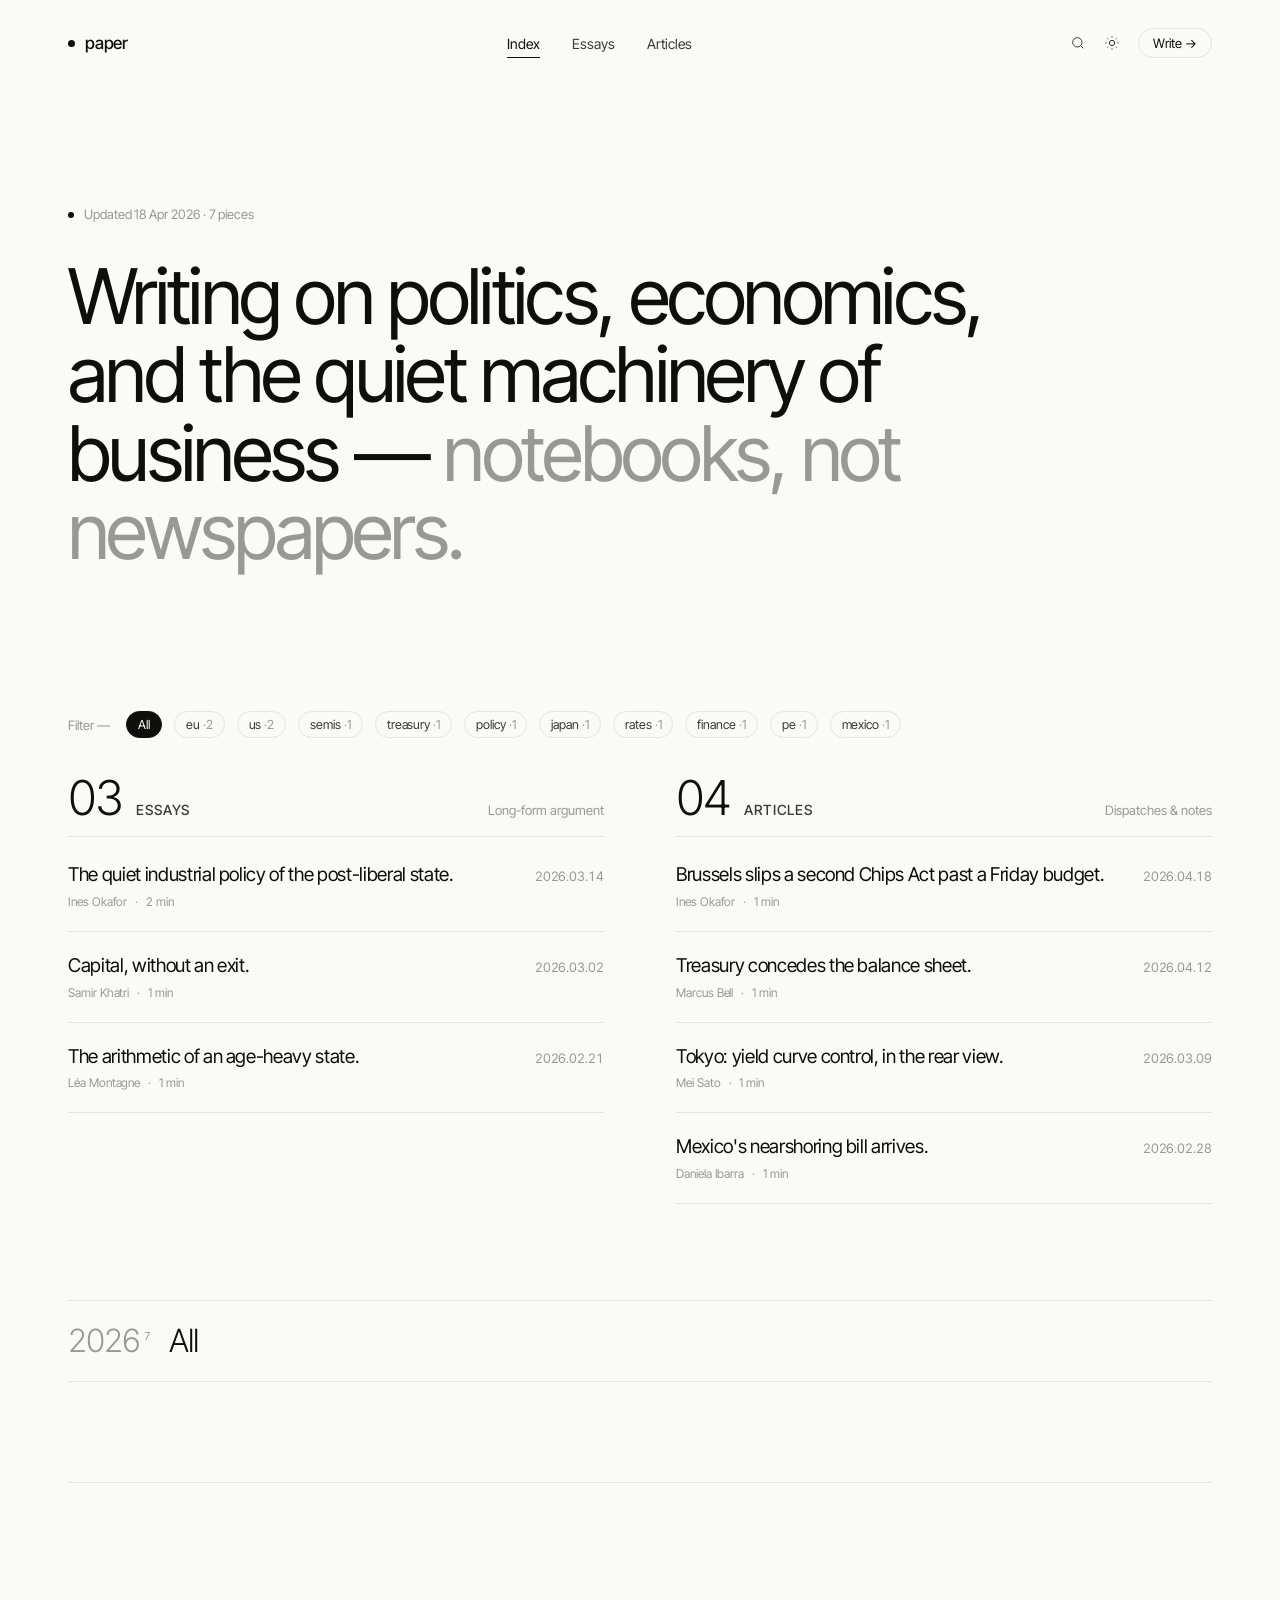
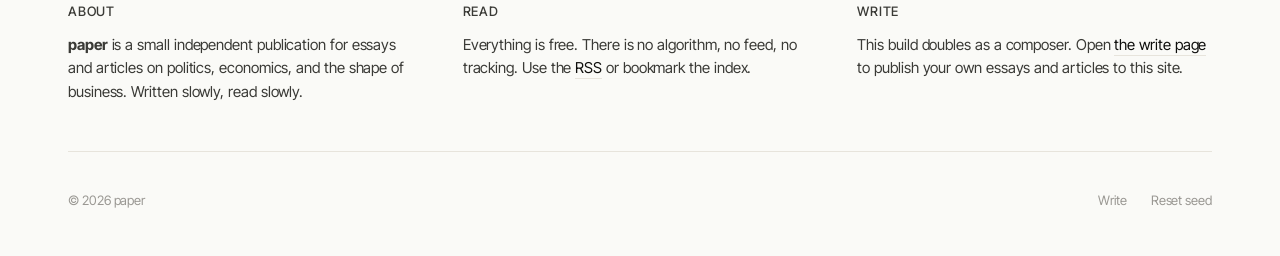
<file: index.html>
<!doctype html>
<html lang="en">
<head>
<meta charset="utf-8" />
<meta name="viewport" content="width=device-width, initial-scale=1" />
<title>paper — essays & articles</title>
<link rel="preconnect" href="https://fonts.googleapis.com">
<link rel="preconnect" href="https://fonts.gstatic.com" crossorigin>
<link href="https://fonts.googleapis.com/css2?family=Inter+Tight:wght@300;400;500;600&display=swap" rel="stylesheet">
<link rel="stylesheet" href="paper.css">
<style>
  /* ─── masthead ─── */
  .masthead { padding: 120px 0 100px; max-width: 920px; }
  .masthead .eyebrow { font-size: 13px; color: var(--muted); margin-bottom: 36px; letter-spacing: -0.005em; }
  .masthead .eyebrow .pulse { display: inline-block; width: 6px; height: 6px; border-radius: 50%; background: var(--accent); margin-right: 10px; vertical-align: middle; animation: pulse 2s ease-in-out infinite; }
  @keyframes pulse { 0%,100%{opacity:1} 50%{opacity:.35} }
  .masthead h1 {
    margin: 0;
    font-size: clamp(42px, 6vw, 84px);
    font-weight: 400;
    letter-spacing: -0.035em;
    line-height: 1.02;
    color: var(--ink);
  }
  .masthead h1 .sub { color: var(--muted); }

  /* ─── section split ─── */
  .split {
    display: grid;
    grid-template-columns: 1fr 1fr;
    gap: 72px;
    padding: 24px 0 40px;
  }
  @media (max-width: 900px) { .split { grid-template-columns: 1fr; gap: 48px; } }

  .col .head {
    display: flex; align-items: baseline; justify-content: space-between;
    padding: 0 0 14px;
    border-bottom: 1px solid var(--rule);
    margin-bottom: 4px;
  }
  .col .head .label {
    display: inline-flex; align-items: baseline; gap: 14px;
  }
  .col .head .big {
    font-size: 48px; font-weight: 300; letter-spacing: -0.04em;
    line-height: 1; color: var(--ink);
    font-variant-numeric: tabular-nums;
  }
  .col .head .label h2 {
    margin: 0; font-size: 14px; font-weight: 500;
    letter-spacing: .06em; text-transform: uppercase;
    color: var(--ink-2);
  }
  .col .head .count { font-size: 13px; color: var(--muted); font-variant-numeric: tabular-nums; }

  /* post list */
  .col ul { list-style: none; margin: 0; padding: 0; }
  .col li { border-bottom: 1px solid var(--rule); }
  .col li a {
    display: grid;
    grid-template-columns: minmax(0, 1fr) 86px;
    gap: 18px;
    padding: 22px 0;
    align-items: baseline;
    transition: padding .3s cubic-bezier(.2,.7,.2,1);
  }
  .col li a > div { min-width: 0; }
  .col li a:hover { padding-left: 12px; padding-right: 12px; }
  .col .title {
    font-size: 19px; font-weight: 400;
    letter-spacing: -0.018em; line-height: 1.3;
    color: var(--ink);
    transition: color .2s ease;
  }
  .col li a:hover .title { color: var(--accent); }
  .col .meta { font-size: 12px; color: var(--muted); margin-top: 6px; display: flex; gap: 8px; letter-spacing: -0.005em; white-space: nowrap; overflow: hidden; text-overflow: ellipsis; }
  .col .meta > span { white-space: nowrap; }
  .col .date { font-size: 13px; color: var(--muted); text-align: right; font-variant-numeric: tabular-nums; letter-spacing: -0.005em; }

  .empty {
    padding: 40px 0; font-size: 14px; color: var(--muted);
    letter-spacing: -0.005em;
    border-bottom: 1px solid var(--rule);
  }
  .empty a { color: var(--ink); border-bottom: 1px solid var(--rule); }

  /* filters row */
  .filters {
    display: flex; align-items: center; gap: 12px;
    padding: 40px 0 12px;
    flex-wrap: wrap;
  }
  .filters .lbl { font-size: 13px; color: var(--muted); margin-right: 4px; }
  .chip {
    padding: 5px 11px; border-radius: 999px;
    border: 1px solid var(--rule);
    font-size: 12.5px; color: var(--ink-2); letter-spacing: -0.005em;
    transition: all .2s ease; cursor: pointer;
  }
  .chip:hover { color: var(--ink); border-color: var(--ink-2); }
  .chip.on { background: var(--ink); color: var(--paper); border-color: var(--ink); }

  /* year rail */
  .years {
    display: flex; gap: 18px; padding: 24px 0;
    border-top: 1px solid var(--rule);
    border-bottom: 1px solid var(--rule);
    margin: 56px 0 0;
    overflow-x: auto;
  }
  .years .y {
    font-size: 32px; font-weight: 300; letter-spacing: -0.03em;
    color: var(--muted); font-variant-numeric: tabular-nums;
    cursor: pointer; transition: color .2s ease;
    line-height: 1;
  }
  .years .y sup { font-size: 11px; color: var(--muted); margin-left: 4px; font-weight: 400; letter-spacing: 0; }
  .years .y:hover, .years .y.on { color: var(--ink); }
  .years .y.on sup { color: var(--accent); }

  /* colophon */
  .colophon {
    display: grid; grid-template-columns: 1fr 1fr 1fr;
    gap: 40px;
    padding: 120px 0 48px;
    border-top: 1px solid var(--rule);
    margin-top: 100px;
  }
  @media (max-width: 760px) { .colophon { grid-template-columns: 1fr; gap: 24px; } }
  .colophon h4 { margin: 0 0 14px; font-size: 13px; font-weight: 500; letter-spacing: .06em; text-transform: uppercase; color: var(--ink-2); }
  .colophon p { margin: 0; font-size: 15px; line-height: 1.55; color: var(--ink-2); letter-spacing: -0.005em; max-width: 40ch; }
  .colophon a { color: var(--ink); border-bottom: 1px solid var(--rule); padding-bottom: 1px; }
  .colophon a:hover { border-bottom-color: var(--ink); }

  footer.foot {
    display: flex; justify-content: space-between; align-items: baseline;
    padding: 40px 0 48px;
    font-size: 13px; color: var(--muted); letter-spacing: -0.005em;
    border-top: 1px solid var(--rule);
  }
  footer.foot .right { display: flex; gap: 24px; }
</style>
</head>
<body data-theme="light" data-accent="ink">

<div class="shell">
  <nav class="top">
    <a href="index.html" class="brand"><span class="dot"></span>paper</a>
    <div class="links">
      <a href="index.html" class="active">Index</a>
      <a href="#essays-col">Essays</a>
      <a href="#articles-col">Articles</a>
    </div>
    <div class="actions">
      <button id="btn-search" aria-label="Search">
        <svg width="16" height="16" viewBox="0 0 24 24" fill="none" stroke="currentColor" stroke-width="1.5"><circle cx="11" cy="11" r="7"/><path d="m20 20-3.5-3.5"/></svg>
      </button>
      <button id="btn-theme" aria-label="Theme"></button>
      <a href="create.html" class="write">Write →</a>
    </div>
  </nav>

  <header class="masthead">
    <div class="eyebrow"><span class="pulse"></span>Updated <span id="updated">—</span> · <span id="total">—</span> pieces</div>
    <h1>Writing on politics, economics, and the quiet machinery of business — <span class="sub">notebooks, not newspapers.</span></h1>
  </header>

  <div class="filters">
    <span class="lbl">Filter —</span>
    <button class="chip on" data-tag="*">All</button>
    <span id="tag-chips" style="display:contents"></span>
  </div>

  <div class="split">
    <section class="col" id="essays-col">
      <div class="head">
        <div class="label"><span class="big" id="essays-big">0</span><h2>Essays</h2></div>
        <span class="count">Long-form argument</span>
      </div>
      <ul id="essays-list"></ul>
    </section>
    <section class="col" id="articles-col">
      <div class="head">
        <div class="label"><span class="big" id="articles-big">0</span><h2>Articles</h2></div>
        <span class="count">Dispatches & notes</span>
      </div>
      <ul id="articles-list"></ul>
    </section>
  </div>

  <div class="years" id="years"></div>

  <section class="colophon">
    <div>
      <h4>About</h4>
      <p><strong>paper</strong> is a small independent publication for essays and articles on politics, economics, and the shape of business. Written slowly, read slowly.</p>
    </div>
    <div>
      <h4>Read</h4>
      <p>Everything is free. There is no algorithm, no feed, no tracking. Use the <a href="#" id="rss">RSS</a> or bookmark the index.</p>
    </div>
    <div>
      <h4>Write</h4>
      <p>This build doubles as a composer. Open <a href="create.html">the write page</a> to publish your own essays and articles to this site.</p>
    </div>
  </section>

  <footer class="foot">
    <span>© 2026 paper</span>
    <div class="right">
      <a href="create.html">Write</a>
      <a href="#" id="reset">Reset seed</a>
    </div>
  </footer>
</div>

<!-- search overlay -->
<div class="search" id="search">
  <div class="bar">
    <input id="search-input" autocomplete="off" placeholder="Search essays & articles…" />
    <button class="close" id="search-close">Close · ESC</button>
  </div>
  <div class="results">
    <div class="hint" id="search-hint">Start typing, or press ESC to close</div>
    <div id="sr-list"></div>
  </div>
</div>

<!-- tweaks -->
<div class="tweaks" id="tweaks">
  <h6>Tweaks <button class="x" id="tweaks-close">×</button></h6>
  <div class="row"><span>Theme</span><div class="opts" data-k="theme">
    <button data-v="light">Light</button><button data-v="dark">Dark</button>
  </div></div>
  <div class="row"><span>Accent</span><div class="opts" data-k="accent">
    <button data-v="ink">Ink</button><button data-v="warm">Warm</button>
  </div></div>
</div>

<div class="toast" id="toast">Saved</div>

<script src="data.js"></script>
<script>
/*EDITMODE-BEGIN*/const TWEAKS = {
  "theme": "light",
  "accent": "ink"
}/*EDITMODE-END*/;

let state = { tag: '*', year: null };

function allPosts() { return DB.all(); }

function filtered() {
  return allPosts().filter(p => {
    if (state.tag !== '*' && !(p.tags || []).includes(state.tag)) return false;
    if (state.year && year(p.date) !== state.year) return false;
    return true;
  });
}

function render() {
  const posts = filtered();
  const essays = posts.filter(p => p.kind === 'essay');
  const articles = posts.filter(p => p.kind === 'article');

  const row = (p) => `
    <li><a href="read.html?id=${encodeURIComponent(p.id)}">
      <div>
        <div class="title">${escapeHtml(p.title)}</div>
        <div class="meta"><span>${escapeHtml(p.author)}</span><span>·</span><span>${readTime(p.body)}</span></div>
      </div>
      <span class="date">${fmtDateDot(p.date)}</span>
    </a></li>`;

  document.getElementById('essays-list').innerHTML =
    essays.length ? essays.map(row).join('') :
    `<li class="empty">No essays yet. <a href="create.html">Write one →</a></li>`;
  document.getElementById('articles-list').innerHTML =
    articles.length ? articles.map(row).join('') :
    `<li class="empty">No articles yet. <a href="create.html">Write one →</a></li>`;

  document.getElementById('essays-big').textContent = String(essays.length).padStart(2,'0');
  document.getElementById('articles-big').textContent = String(articles.length).padStart(2,'0');
  document.getElementById('total').textContent = allPosts().length;
  const latest = allPosts()[0];
  document.getElementById('updated').textContent = latest ? fmtDate(latest.date) : '—';

  renderYears();
  renderTags();
}

function renderTags() {
  const tags = {};
  for (const p of allPosts()) for (const t of (p.tags || [])) tags[t] = (tags[t]||0)+1;
  const list = Object.entries(tags).sort((a,b)=>b[1]-a[1]).slice(0,10);
  const box = document.getElementById('tag-chips');
  box.innerHTML = list.map(([t,n]) => `<button class="chip ${state.tag===t?'on':''}" data-tag="${t}">${t} <span style="opacity:.5">·${n}</span></button>`).join('');
  document.querySelectorAll('.chip').forEach(c => c.onclick = () => { state.tag = c.dataset.tag; render(); });
}

function renderYears() {
  const byYear = {};
  for (const p of allPosts()) { const y = year(p.date); byYear[y] = (byYear[y]||0)+1; }
  const years = Object.keys(byYear).sort().reverse();
  document.getElementById('years').innerHTML = years.map(y =>
    `<span class="y ${state.year===y?'on':''}" data-y="${y}">${y}<sup>${byYear[y]}</sup></span>`
  ).join('') + `<span class="y ${state.year===null?'on':''}" data-y="*">All</span>`;
  document.querySelectorAll('.years .y').forEach(el => el.onclick = () => {
    state.year = el.dataset.y === '*' ? null : el.dataset.y;
    render();
  });
}

function escapeHtml(s) { return (s||'').replace(/[&<>"]/g, c => ({'&':'&amp;','<':'&lt;','>':'&gt;','"':'&quot;'}[c])); }

/* ── search ── */
const overlay = document.getElementById('search');
const input = document.getElementById('search-input');
const srList = document.getElementById('sr-list');
function openSearch() { overlay.classList.add('open'); setTimeout(() => input.focus(), 60); renderSearch(''); }
function closeSearch() { overlay.classList.remove('open'); input.value = ''; }
document.getElementById('btn-search').onclick = openSearch;
document.getElementById('search-close').onclick = closeSearch;
input.addEventListener('input', () => renderSearch(input.value));
function renderSearch(q) {
  const qq = q.trim().toLowerCase();
  const res = qq === '' ? allPosts() : allPosts().filter(p =>
    (p.title + ' ' + (p.deck||'') + ' ' + p.author + ' ' + (p.tags||[]).join(' ') + ' ' + (p.body||'')).toLowerCase().includes(qq));
  if (res.length === 0) {
    srList.innerHTML = `<div class="sr"><span></span><span class="t" style="color:var(--muted)">No matches for "${escapeHtml(q)}".</span><span></span><span></span></div>`;
    return;
  }
  srList.innerHTML = res.slice(0,20).map(p => `
    <a class="sr" href="read.html?id=${encodeURIComponent(p.id)}">
      <span class="k">${p.kind}</span>
      <span class="t">${hi(escapeHtml(p.title), qq)}</span>
      <span class="a">${escapeHtml(p.author)}</span>
      <span class="d">${fmtDateDot(p.date)}</span>
    </a>`).join('');
}
function hi(s, q) { if (!q) return s; const i = s.toLowerCase().indexOf(q); if (i<0) return s; return s.slice(0,i)+'<mark>'+s.slice(i,i+q.length)+'</mark>'+s.slice(i+q.length); }

/* ── keys ── */
document.addEventListener('keydown', e => {
  if (e.key === 'Escape') closeSearch();
  if ((e.key === '/' || (e.metaKey && e.key === 'k')) && !overlay.classList.contains('open')) { e.preventDefault(); openSearch(); }
});

/* ── theme ── */
const btnTheme = document.getElementById('btn-theme');
function themeIcon() {
  const dark = TWEAKS.theme === 'dark';
  btnTheme.innerHTML = dark
    ? `<svg width="16" height="16" viewBox="0 0 24 24" fill="none" stroke="currentColor" stroke-width="1.5"><path d="M20 14.5A8 8 0 0 1 9.5 4a8 8 0 1 0 10.5 10.5Z"/></svg>`
    : `<svg width="16" height="16" viewBox="0 0 24 24" fill="none" stroke="currentColor" stroke-width="1.5"><circle cx="12" cy="12" r="4"/><path d="M12 2v2M12 20v2M4.9 4.9l1.4 1.4M17.7 17.7l1.4 1.4M2 12h2M20 12h2M4.9 19.1l1.4-1.4M17.7 6.3l1.4-1.4"/></svg>`;
}
btnTheme.onclick = () => setTweak('theme', TWEAKS.theme === 'light' ? 'dark' : 'light');

/* ── tweaks ── */
const tweaksEl = document.getElementById('tweaks');
function setTweak(k, v) {
  TWEAKS[k] = v;
  document.body.setAttribute('data-' + k, v);
  localStorage.setItem('paper:tweaks', JSON.stringify(TWEAKS));
  updateTweakButtons(); themeIcon();
  try { window.parent.postMessage({type:'__edit_mode_set_keys', edits:{[k]:v}}, '*'); } catch(e){}
}
function updateTweakButtons() {
  document.querySelectorAll('.tweaks .opts').forEach(o => {
    const k = o.dataset.k;
    o.querySelectorAll('button').forEach(b => b.classList.toggle('on', b.dataset.v === TWEAKS[k]));
  });
}
document.querySelectorAll('.tweaks .opts button').forEach(b => b.onclick = () => setTweak(b.parentElement.dataset.k, b.dataset.v));
document.getElementById('tweaks-close').onclick = () => tweaksEl.classList.remove('open');

// load persisted tweaks
try { const t = JSON.parse(localStorage.getItem('paper:tweaks')||'null'); if (t) Object.assign(TWEAKS, t); } catch(e){}
Object.entries(TWEAKS).forEach(([k,v]) => document.body.setAttribute('data-'+k, v));
updateTweakButtons(); themeIcon();

window.addEventListener('message', e => {
  const d = e.data || {};
  if (d.type === '__activate_edit_mode') tweaksEl.classList.add('open');
  if (d.type === '__deactivate_edit_mode') tweaksEl.classList.remove('open');
});
try { window.parent.postMessage({type:'__edit_mode_available'}, '*'); } catch(e){}

/* reset seed */
document.getElementById('reset').onclick = (e) => {
  e.preventDefault();
  if (confirm('Reset to the seed essays & articles? Your own drafts will be removed.')) {
    DB.reset(); render();
    toast('Reset to seed');
  }
};

function toast(msg) {
  const t = document.getElementById('toast');
  t.textContent = msg;
  t.classList.add('show');
  setTimeout(() => t.classList.remove('show'), 1800);
}

render();
</script>
</body>
</html>
</file>
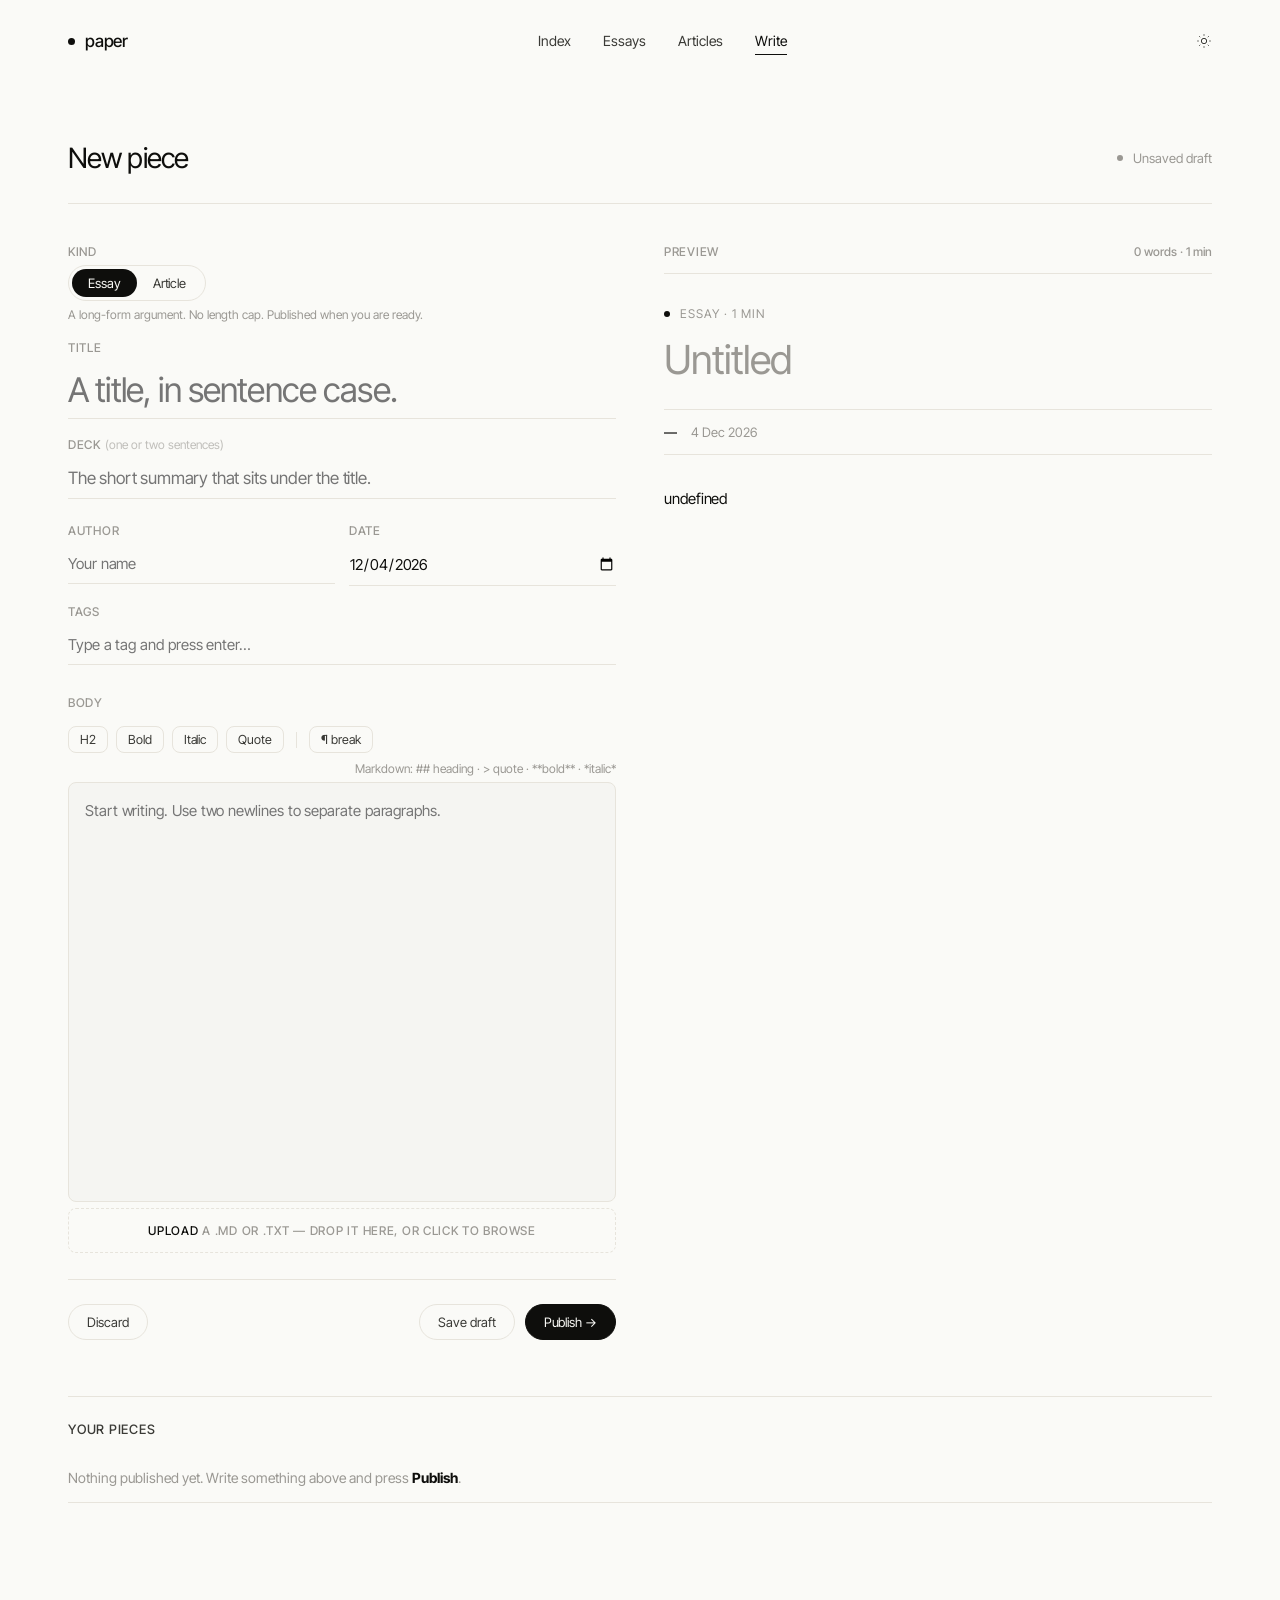
<file: create.html>
<!doctype html>
<html lang="en">
<head>
<meta charset="utf-8" />
<meta name="viewport" content="width=device-width, initial-scale=1" />
<title>paper — write</title>
<link rel="preconnect" href="https://fonts.googleapis.com">
<link rel="preconnect" href="https://fonts.gstatic.com" crossorigin>
<link href="https://fonts.googleapis.com/css2?family=Inter+Tight:wght@300;400;500;600&display=swap" rel="stylesheet">
<link rel="stylesheet" href="paper.css">
<style>
  .page {
    max-width: 1240px; margin: 0 auto;
    padding: 40px 48px 120px;
  }
  @media (max-width: 900px) { .page { padding: 24px 24px 100px; } }

  .composer-head {
    display: flex; align-items: center; justify-content: space-between;
    padding: 20px 0 28px;
    border-bottom: 1px solid var(--rule);
    margin-bottom: 40px;
  }
  .composer-head h1 { margin: 0; font-size: 28px; font-weight: 400; letter-spacing: -0.025em; white-space: nowrap; overflow: hidden; text-overflow: ellipsis; min-width: 0; flex: 1; }
  .composer-head .status { flex-shrink: 0; }
  .composer-head .status { font-size: 13px; color: var(--muted); display: flex; align-items: center; gap: 10px; }
  .composer-head .dot { width: 6px; height: 6px; border-radius: 50%; background: var(--muted); display: inline-block; }
  .composer-head .dot.saved { background: #4C9A6A; }
  .composer-head .dot.dirty { background: var(--warm); animation: pulse 1.4s ease-in-out infinite; }
  @keyframes pulse { 0%,100%{opacity:1} 50%{opacity:.35} }

  .kind-toggle { display: inline-flex; align-self: flex-start; border: 1px solid var(--rule); border-radius: 999px; padding: 3px; }
  .kind-toggle button { padding: 6px 16px; border-radius: 999px; font-size: 13px; color: var(--ink-2); letter-spacing: -0.005em; transition: all .2s ease; }
  .kind-toggle button.on { background: var(--ink); color: var(--paper); }

  .grid {
    display: grid;
    grid-template-columns: 1fr 1fr;
    gap: 48px;
  }
  @media (max-width: 1000px) { .grid { grid-template-columns: 1fr; gap: 32px; } }

  .editor { display: flex; flex-direction: column; gap: 18px; }
  .field { display: flex; flex-direction: column; gap: 6px; }
  .field label { font-size: 12px; color: var(--muted); letter-spacing: .06em; text-transform: uppercase; font-weight: 500; }
  .field input, .field textarea {
    background: transparent; border: 0;
    border-bottom: 1px solid var(--rule);
    padding: 10px 0;
    font-family: var(--sans);
    outline: 0;
    color: var(--ink);
    transition: border-color .2s ease;
    resize: none;
  }
  .field input:focus, .field textarea:focus { border-color: var(--ink); }
  .field input.title { font-size: clamp(26px, 3vw, 34px); font-weight: 400; letter-spacing: -0.025em; line-height: 1.1; }
  .field input.deck-in { font-size: 17px; font-weight: 400; letter-spacing: -0.01em; color: var(--ink-2); }
  .field input.small, .field textarea.small { font-size: 15px; letter-spacing: -0.005em; }
  .field textarea.body { min-height: 420px; font-size: 15px; line-height: 1.65; letter-spacing: -0.005em; font-feature-settings: "ss01"; border-bottom: 0; border: 1px solid var(--rule); border-radius: 8px; padding: 16px; background: color-mix(in oklab, var(--ink) 2%, var(--paper)); }
  .field textarea.body:focus { border-color: var(--ink); }
  .field .hint { font-size: 12px; color: var(--muted); }
  .field .row { display: grid; grid-template-columns: 1fr 1fr; gap: 18px; }
  @media (max-width: 560px) { .field .row { grid-template-columns: 1fr; } }

  .toolbar {
    display: flex; align-items: center; gap: 8px; flex-wrap: wrap;
    padding: 10px 0 0;
  }
  .toolbar button {
    padding: 5px 11px; border-radius: 8px; font-size: 12.5px;
    color: var(--ink-2); border: 1px solid var(--rule); letter-spacing: -0.005em;
    transition: all .15s ease;
  }
  .toolbar button:hover { color: var(--ink); border-color: var(--ink-2); }
  .toolbar .sep { width: 1px; height: 16px; background: var(--rule); margin: 0 4px; }
  .toolbar .hint { margin-left: auto; font-size: 12px; color: var(--muted); }

  .actions-row {
    display: flex; justify-content: space-between; align-items: center;
    padding-top: 24px; margin-top: 8px;
    border-top: 1px solid var(--rule);
    gap: 12px; flex-wrap: wrap;
  }
  .actions-row .left, .actions-row .right { display: flex; gap: 10px; align-items: center; }
  .btn {
    padding: 9px 18px; border-radius: 999px;
    font-size: 13px; letter-spacing: -0.005em;
    border: 1px solid var(--rule); color: var(--ink-2);
    transition: all .2s ease;
  }
  .btn:hover { color: var(--ink); border-color: var(--ink-2); }
  .btn.primary { background: var(--ink); color: var(--paper); border-color: var(--ink); }
  .btn.primary:hover { opacity: .88; }
  .btn.danger:hover { color: var(--warm); border-color: var(--warm); }

  /* preview */
  .preview { position: sticky; top: 40px; align-self: start; }
  .preview .p-label {
    display: flex; justify-content: space-between; align-items: baseline;
    padding: 0 0 14px; border-bottom: 1px solid var(--rule); margin-bottom: 32px;
    font-size: 12px; color: var(--muted); letter-spacing: .06em; text-transform: uppercase; font-weight: 500;
  }
  .preview .p-label .tag { text-transform: none; letter-spacing: 0; font-size: 12px; color: var(--muted); }
  .p-kind {
    font-size: 12px; color: var(--muted); letter-spacing: .08em; text-transform: uppercase;
    margin-bottom: 18px;
  }
  .p-kind::before { content: ""; display: inline-block; width: 6px; height: 6px; border-radius: 50%; background: var(--accent); margin-right: 10px; vertical-align: middle; translate: 0 -1px; }
  .p-title { margin: 0 0 16px; font-size: clamp(28px, 3.2vw, 40px); font-weight: 400; letter-spacing: -0.025em; line-height: 1.04; text-wrap: balance; }
  .p-title.empty { color: var(--muted); }
  .p-deck { font-size: 17px; line-height: 1.45; color: var(--ink-2); letter-spacing: -0.01em; margin: 0 0 28px; font-weight: 400; max-width: 36ch; }
  .p-byline { display: flex; gap: 14px; font-size: 13px; color: var(--muted); padding: 14px 0; border-top: 1px solid var(--rule); border-bottom: 1px solid var(--rule); margin-bottom: 32px; }
  .p-byline b { color: var(--ink); font-weight: 500; }
  .p-body { font-size: 15px; line-height: 1.65; color: var(--ink); letter-spacing: -0.005em; }
  .p-body p { margin: 0 0 1em; }
  .p-body h2 { font-size: 19px; font-weight: 500; letter-spacing: -0.015em; margin: 28px 0 10px; }
  .p-body blockquote { margin: 20px 0; font-size: 18px; font-weight: 400; letter-spacing: -0.01em; color: var(--ink); line-height: 1.3; }
  .p-body blockquote::before { content: "“"; color: var(--accent); margin-right: 4px; }
  .p-body:empty::before { content: "Your essay will preview here. Use two blank lines for paragraphs, ## for headings, > for quotes, **bold** and *italic*."; color: var(--muted); font-style: italic; }

  .tag-chips { display: flex; gap: 6px; flex-wrap: wrap; padding-top: 6px; }
  .tag-chips .tc { padding: 4px 10px; border-radius: 999px; border: 1px solid var(--rule); font-size: 12px; color: var(--ink-2); letter-spacing: -0.005em; display: inline-flex; align-items: center; gap: 6px; }
  .tag-chips .tc button { color: var(--muted); font-size: 14px; line-height: 1; }
  .tag-chips .tc button:hover { color: var(--warm); }

  /* drafts panel */
  .drafts {
    margin-top: 56px; padding-top: 24px; border-top: 1px solid var(--rule);
  }
  .drafts h3 { margin: 0 0 16px; font-size: 13px; font-weight: 500; letter-spacing: .06em; text-transform: uppercase; color: var(--ink-2); }
  .drafts ul { list-style: none; padding: 0; margin: 0; }
  .drafts li { border-bottom: 1px solid var(--rule); }
  .drafts li a { display: grid; grid-template-columns: 70px 1fr 80px 80px; gap: 18px; padding: 14px 0; align-items: baseline; font-size: 14px; }
  .drafts li a:hover { background: color-mix(in oklab, var(--ink) 2%, var(--paper)); padding-left: 8px; padding-right: 8px; }
  .drafts .k { font-size: 11px; color: var(--muted); letter-spacing: .06em; text-transform: uppercase; }
  .drafts .t { color: var(--ink); letter-spacing: -0.01em; }
  .drafts .d { text-align: right; color: var(--muted); font-variant-numeric: tabular-nums; font-size: 12px; }
  .drafts .x { text-align: right; color: var(--muted); font-size: 12px; }

  /* upload zone */
  .upload {
    border: 1px dashed var(--rule);
    border-radius: 8px;
    padding: 14px;
    font-size: 13px; color: var(--muted);
    text-align: center;
    transition: all .2s ease;
    cursor: pointer;
  }
  .upload.over { border-color: var(--ink); color: var(--ink); background: color-mix(in oklab, var(--ink) 3%, var(--paper)); }
  .upload input { display: none; }
  .upload b { color: var(--ink); font-weight: 500; }

  .helper-grid { display: grid; grid-template-columns: 1fr 1fr; gap: 14px; margin-top: 6px; }
  @media (max-width: 560px) { .helper-grid { grid-template-columns: 1fr; } }
</style>
</head>
<body data-theme="light" data-accent="ink">

<div class="shell">
  <nav class="top">
    <a href="index.html" class="brand"><span class="dot"></span>paper</a>
    <div class="links">
      <a href="index.html">Index</a>
      <a href="index.html#essays-col">Essays</a>
      <a href="index.html#articles-col">Articles</a>
      <a href="create.html" class="active">Write</a>
    </div>
    <div class="actions">
      <button id="btn-theme" aria-label="Theme"></button>
    </div>
  </nav>
</div>

<main class="page">
  <div class="composer-head">
    <h1 id="title-head">New piece</h1>
    <div class="status"><span class="dot" id="save-dot"></span><span id="save-text">Unsaved draft</span></div>
  </div>

  <div class="grid">
    <!-- editor -->
    <section class="editor">
      <div class="field">
        <label>Kind</label>
        <div class="kind-toggle" id="kind">
          <button data-v="essay" class="on">Essay</button>
          <button data-v="article">Article</button>
        </div>
        <span class="hint" id="kind-hint">A long-form argument. No length cap. Published when you're ready.</span>
      </div>

      <div class="field">
        <label>Title</label>
        <input class="title" id="f-title" placeholder="A title, in sentence case." />
      </div>

      <div class="field">
        <label>Deck <span style="opacity:.6;text-transform:none;letter-spacing:0;font-weight:400">(one or two sentences)</span></label>
        <input class="deck-in" id="f-deck" placeholder="The short summary that sits under the title." />
      </div>

      <div class="helper-grid">
        <div class="field">
          <label>Author</label>
          <input class="small" id="f-author" placeholder="Your name" />
        </div>
        <div class="field">
          <label>Date</label>
          <input class="small" id="f-date" type="date" />
        </div>
      </div>

      <div class="field">
        <label>Tags</label>
        <input class="small" id="f-tags-input" placeholder="Type a tag and press enter…" />
        <div class="tag-chips" id="tag-chips"></div>
      </div>

      <div class="field">
        <label>Body</label>
        <div class="toolbar">
          <button data-ins="## ">H2</button>
          <button data-ins="**" data-wrap="**">Bold</button>
          <button data-ins="*" data-wrap="*">Italic</button>
          <button data-ins="> ">Quote</button>
          <span class="sep"></span>
          <button id="ins-break">¶ break</button>
          <span class="hint">Markdown: ## heading · &gt; quote · **bold** · *italic*</span>
        </div>
        <textarea class="body" id="f-body" placeholder="Start writing. Use two newlines to separate paragraphs."></textarea>
        <label class="upload" id="upload">
          <input type="file" id="file-input" accept=".md,.txt,.markdown,text/plain,text/markdown" />
          <span><b>Upload</b> a .md or .txt — drop it here, or click to browse</span>
        </label>
      </div>

      <div class="actions-row">
        <div class="left">
          <button class="btn" id="btn-reset">Discard</button>
          <button class="btn danger" id="btn-delete" style="display:none">Delete</button>
        </div>
        <div class="right">
          <button class="btn" id="btn-save">Save draft</button>
          <button class="btn primary" id="btn-publish">Publish →</button>
        </div>
      </div>
    </section>

    <!-- preview -->
    <aside class="preview">
      <div class="p-label">
        <span>Preview</span>
        <span class="tag" id="p-stats">0 words · 0 min</span>
      </div>
      <div class="p-kind" id="p-kind">Essay</div>
      <h1 class="p-title empty" id="p-title">Untitled</h1>
      <p class="p-deck" id="p-deck"></p>
      <div class="p-byline"><span><b id="p-author">—</b></span><span id="p-date">—</span></div>
      <div class="p-body" id="p-body"></div>
    </aside>
  </div>

  <!-- drafts list -->
  <section class="drafts">
    <h3>Your pieces</h3>
    <ul id="drafts-list"></ul>
  </section>
</main>

<div class="tweaks" id="tweaks">
  <h6>Tweaks <button class="x" id="tweaks-close">×</button></h6>
  <div class="row"><span>Theme</span><div class="opts" data-k="theme">
    <button data-v="light">Light</button><button data-v="dark">Dark</button>
  </div></div>
  <div class="row"><span>Accent</span><div class="opts" data-k="accent">
    <button data-v="ink">Ink</button><button data-v="warm">Warm</button>
  </div></div>
</div>

<div class="toast" id="toast">Saved</div>

<script src="data.js"></script>
<script>
/*EDITMODE-BEGIN*/const TWEAKS = {
  "theme": "light",
  "accent": "ink"
}/*EDITMODE-END*/;
try { const t = JSON.parse(localStorage.getItem('paper:tweaks')||'null'); if (t) Object.assign(TWEAKS, t); } catch(e){}
Object.entries(TWEAKS).forEach(([k,v]) => document.body.setAttribute('data-'+k, v));

const params = new URLSearchParams(location.search);
const editId = params.get('edit');
let existing = editId ? DB.get(editId) : null;

const DRAFT_KEY = 'paper:draft:v1';
let state = existing ? {
  kind: existing.kind, title: existing.title, deck: existing.deck || '',
  author: existing.author, date: existing.date,
  tags: (existing.tags || []).slice(),
  body: existing.body || ''
} : loadDraft() || {
  kind: 'essay', title: '', deck: '',
  author: '', date: new Date().toISOString().slice(0,10),
  tags: [], body: ''
};

let saved = false;
function markDirty() {
  saved = false;
  document.getElementById('save-dot').className = 'dot dirty';
  document.getElementById('save-text').textContent = 'Unsaved changes';
}
function markSaved(msg = 'Draft saved locally') {
  saved = true;
  document.getElementById('save-dot').className = 'dot saved';
  document.getElementById('save-text').textContent = msg;
}

function $(id) { return document.getElementById(id); }
function escapeHtml(s) { return (s||'').replace(/[&<>"]/g, c => ({'&':'&amp;','<':'&lt;','>':'&gt;','"':'&quot;'}[c])); }

function syncFromState() {
  $('f-title').value = state.title;
  $('f-deck').value = state.deck;
  $('f-author').value = state.author;
  $('f-date').value = state.date;
  $('f-body').value = state.body;
  document.querySelectorAll('#kind button').forEach(b => b.classList.toggle('on', b.dataset.v === state.kind));
  $('kind-hint').textContent = state.kind === 'essay'
    ? 'A long-form argument. No length cap. Published when you are ready.'
    : 'A short dispatch. Timely, dated, and lighter on scaffolding.';
  $('title-head').textContent = existing ? 'Editing — ' + (state.title || 'untitled') : 'New piece';
  renderTagChips();
  renderPreview();
}

function renderTagChips() {
  $('tag-chips').innerHTML = state.tags.map((t,i) =>
    `<span class="tc">${escapeHtml(t)}<button data-i="${i}" aria-label="Remove">×</button></span>`).join('');
  document.querySelectorAll('#tag-chips button').forEach(b => b.onclick = () => {
    state.tags.splice(Number(b.dataset.i), 1); renderTagChips(); markDirty(); saveDraft();
  });
}

function renderPreview() {
  $('p-kind').textContent = (state.kind === 'essay' ? 'Essay' : 'Article') + ' · ' + readTime(state.body);
  const titleEl = $('p-title');
  titleEl.textContent = state.title || 'Untitled';
  titleEl.classList.toggle('empty', !state.title);
  $('p-deck').textContent = state.deck;
  $('p-author').textContent = state.author || '—';
  $('p-date').textContent = state.date ? fmtDate(state.date) : '—';
  const { html } = renderMarkdown(state.body);
  $('p-body').innerHTML = html;
  const words = (state.body||'').trim().split(/\s+/).filter(Boolean).length;
  $('p-stats').textContent = `${words.toLocaleString()} words · ${readTime(state.body)}`;
}

/* bindings */
$('f-title').addEventListener('input', e => { state.title = e.target.value; markDirty(); saveDraft(); $('title-head').textContent = existing ? 'Editing — ' + (state.title || 'untitled') : 'New piece'; renderPreview(); });
$('f-deck').addEventListener('input', e => { state.deck = e.target.value; markDirty(); saveDraft(); renderPreview(); });
$('f-author').addEventListener('input', e => { state.author = e.target.value; markDirty(); saveDraft(); renderPreview(); });
$('f-date').addEventListener('input', e => { state.date = e.target.value; markDirty(); saveDraft(); renderPreview(); });
$('f-body').addEventListener('input', e => { state.body = e.target.value; markDirty(); saveDraft(); renderPreview(); });

document.querySelectorAll('#kind button').forEach(b => b.onclick = () => {
  state.kind = b.dataset.v;
  document.querySelectorAll('#kind button').forEach(x => x.classList.toggle('on', x === b));
  $('kind-hint').textContent = state.kind === 'essay'
    ? 'A long-form argument. No length cap. Published when you are ready.'
    : 'A short dispatch. Timely, dated, and lighter on scaffolding.';
  renderPreview(); markDirty(); saveDraft();
});

// tag input
$('f-tags-input').addEventListener('keydown', e => {
  if (e.key === 'Enter' || e.key === ',') {
    e.preventDefault();
    const v = e.target.value.trim().toLowerCase().replace(/,/g,'');
    if (v && !state.tags.includes(v)) { state.tags.push(v); renderTagChips(); markDirty(); saveDraft(); }
    e.target.value = '';
  }
});

// toolbar
document.querySelectorAll('.toolbar [data-ins]').forEach(b => b.addEventListener('click', () => {
  const ta = $('f-body'); const s = ta.selectionStart, e = ta.selectionEnd;
  const sel = ta.value.slice(s, e);
  const ins = b.dataset.ins; const wrap = b.dataset.wrap;
  let replacement;
  if (wrap) replacement = ins + (sel || 'text') + wrap;
  else replacement = (s > 0 && ta.value[s-1] !== '\n' ? '\n\n' : '') + ins + sel;
  ta.setRangeText(replacement, s, e, 'end');
  ta.focus();
  ta.dispatchEvent(new Event('input'));
}));
$('ins-break').onclick = () => {
  const ta = $('f-body');
  ta.setRangeText('\n\n', ta.selectionStart, ta.selectionEnd, 'end');
  ta.focus(); ta.dispatchEvent(new Event('input'));
};

// upload
const upload = $('upload');
const fileInput = $('file-input');
['dragenter','dragover'].forEach(ev => upload.addEventListener(ev, e => { e.preventDefault(); upload.classList.add('over'); }));
['dragleave','drop'].forEach(ev => upload.addEventListener(ev, e => { e.preventDefault(); upload.classList.remove('over'); }));
upload.addEventListener('drop', e => { if (e.dataTransfer.files[0]) handleFile(e.dataTransfer.files[0]); });
fileInput.addEventListener('change', e => { if (e.target.files[0]) handleFile(e.target.files[0]); });
function handleFile(file) {
  const r = new FileReader();
  r.onload = () => {
    const text = String(r.result || '');
    const parsed = parseFrontmatter(text);
    if (parsed.title && !state.title) state.title = parsed.title;
    if (parsed.deck && !state.deck) state.deck = parsed.deck;
    if (parsed.author && !state.author) state.author = parsed.author;
    if (parsed.date) state.date = parsed.date;
    if (parsed.kind) state.kind = parsed.kind;
    if (parsed.tags && parsed.tags.length) state.tags = [...new Set([...state.tags, ...parsed.tags])];
    // take h1 from body as title if still missing
    const lines = parsed.body.split('\n');
    if (!state.title) {
      const h1 = lines.find(l => /^#\s+/.test(l));
      if (h1) { state.title = h1.replace(/^#\s+/, '').trim(); parsed.body = parsed.body.replace(h1, '').trim(); }
    }
    state.body = parsed.body;
    syncFromState(); markDirty(); saveDraft();
    toast('Imported "' + file.name + '"');
  };
  r.readAsText(file);
}
function parseFrontmatter(txt) {
  const m = txt.match(/^---\n([\s\S]*?)\n---\n?([\s\S]*)$/);
  if (!m) return { body: txt };
  const fm = {}; const body = m[2];
  m[1].split('\n').forEach(line => {
    const mm = line.match(/^([A-Za-z_][\w-]*)\s*:\s*(.*)$/);
    if (!mm) return;
    let v = mm[2].trim();
    if (/^\[.*\]$/.test(v)) v = v.slice(1,-1).split(',').map(s=>s.trim().replace(/^['"]|['"]$/g,'')).filter(Boolean);
    else v = v.replace(/^['"]|['"]$/g,'');
    fm[mm[1].toLowerCase()] = v;
  });
  return { title: fm.title, deck: fm.deck || fm.description, author: fm.author, date: fm.date, kind: fm.kind, tags: Array.isArray(fm.tags) ? fm.tags : (fm.tags ? [fm.tags] : []), body };
}

// save / publish
function saveDraft() { localStorage.setItem(DRAFT_KEY, JSON.stringify(state)); }
function loadDraft() { try { return JSON.parse(localStorage.getItem(DRAFT_KEY) || 'null'); } catch(e){ return null; } }
function clearDraft() { localStorage.removeItem(DRAFT_KEY); }

$('btn-save').onclick = () => { saveDraft(); markSaved(); toast('Draft saved'); };
$('btn-reset').onclick = () => {
  if (confirm('Discard the current draft?')) {
    clearDraft();
    state = { kind: 'essay', title: '', deck: '', author: '', date: new Date().toISOString().slice(0,10), tags: [], body: '' };
    existing = null;
    history.replaceState(null, '', 'create.html');
    syncFromState();
    markSaved('Draft cleared');
  }
};
$('btn-publish').onclick = () => {
  if (!state.title.trim()) { toast('Give it a title first'); $('f-title').focus(); return; }
  if (!state.author.trim()) { toast('Add an author'); $('f-author').focus(); return; }
  if (!state.body.trim()) { toast('The body is empty'); $('f-body').focus(); return; }
  const payload = {
    id: existing ? existing.id : genId(),
    kind: state.kind,
    title: state.title.trim(),
    deck: state.deck.trim(),
    author: state.author.trim(),
    date: state.date || new Date().toISOString().slice(0,10),
    tags: state.tags,
    body: state.body
  };
  if (existing) { DB.update(existing.id, payload); toast('Updated'); }
  else { DB.add(payload); toast('Published'); }
  clearDraft();
  setTimeout(() => { location.href = 'read.html?id=' + encodeURIComponent(payload.id); }, 500);
};

$('btn-delete').onclick = () => {
  if (!existing) return;
  if (confirm('Delete this ' + existing.kind + '? This cannot be undone.')) {
    DB.remove(existing.id); clearDraft(); location.href = 'index.html';
  }
};
if (existing) { $('btn-delete').style.display = ''; }

/* drafts list */
function renderDrafts() {
  const own = DB.all().filter(p => !p.id.startsWith('seed-'));
  const ul = $('drafts-list');
  if (own.length === 0) {
    ul.innerHTML = `<li style="padding:16px 0;color:var(--muted);font-size:14px;">Nothing published yet. Write something above and press <b style="color:var(--ink)">Publish</b>.</li>`;
    return;
  }
  ul.innerHTML = own.map(p => `
    <li><a href="read.html?id=${encodeURIComponent(p.id)}">
      <span class="k">${p.kind}</span>
      <span class="t">${escapeHtml(p.title)}</span>
      <span class="d">${fmtDateDot(p.date)}</span>
      <span class="x"><a href="create.html?edit=${encodeURIComponent(p.id)}" style="color:var(--ink-2)">Edit →</a></span>
    </a></li>`).join('');
}

/* theme + tweaks */
const btnTheme = document.getElementById('btn-theme');
function themeIcon() {
  const dark = TWEAKS.theme === 'dark';
  btnTheme.innerHTML = dark
    ? `<svg width="16" height="16" viewBox="0 0 24 24" fill="none" stroke="currentColor" stroke-width="1.5"><path d="M20 14.5A8 8 0 0 1 9.5 4a8 8 0 1 0 10.5 10.5Z"/></svg>`
    : `<svg width="16" height="16" viewBox="0 0 24 24" fill="none" stroke="currentColor" stroke-width="1.5"><circle cx="12" cy="12" r="4"/><path d="M12 2v2M12 20v2M4.9 4.9l1.4 1.4M17.7 17.7l1.4 1.4M2 12h2M20 12h2M4.9 19.1l1.4-1.4M17.7 6.3l1.4-1.4"/></svg>`;
}
btnTheme.onclick = () => setTweak('theme', TWEAKS.theme === 'light' ? 'dark' : 'light');
themeIcon();

const tweaksEl = document.getElementById('tweaks');
function setTweak(k, v) {
  TWEAKS[k] = v; document.body.setAttribute('data-' + k, v);
  localStorage.setItem('paper:tweaks', JSON.stringify(TWEAKS));
  document.querySelectorAll('.tweaks .opts').forEach(o => { const kk = o.dataset.k; o.querySelectorAll('button').forEach(b => b.classList.toggle('on', b.dataset.v === TWEAKS[kk])); });
  themeIcon();
  try { window.parent.postMessage({type:'__edit_mode_set_keys', edits:{[k]:v}}, '*'); } catch(e){}
}
document.querySelectorAll('.tweaks .opts button').forEach(b => b.onclick = () => setTweak(b.parentElement.dataset.k, b.dataset.v));
document.getElementById('tweaks-close').onclick = () => tweaksEl.classList.remove('open');
document.querySelectorAll('.tweaks .opts').forEach(o => { const k = o.dataset.k; o.querySelectorAll('button').forEach(b => b.classList.toggle('on', b.dataset.v === TWEAKS[k])); });
window.addEventListener('message', e => {
  const d = e.data || {};
  if (d.type === '__activate_edit_mode') tweaksEl.classList.add('open');
  if (d.type === '__deactivate_edit_mode') tweaksEl.classList.remove('open');
});
try { window.parent.postMessage({type:'__edit_mode_available'}, '*'); } catch(e){}

/* toast */
function toast(msg) { const t = document.getElementById('toast'); t.textContent = msg; t.classList.add('show'); setTimeout(()=>t.classList.remove('show'), 1600); }

/* keyboard save */
document.addEventListener('keydown', e => {
  if ((e.metaKey || e.ctrlKey) && e.key === 's') { e.preventDefault(); saveDraft(); markSaved(); toast('Draft saved'); }
});

syncFromState();
renderDrafts();
if (existing) markSaved('Editing published piece'); else if (loadDraft()) markSaved('Draft restored');
</script>
</body>
</html>
</file>
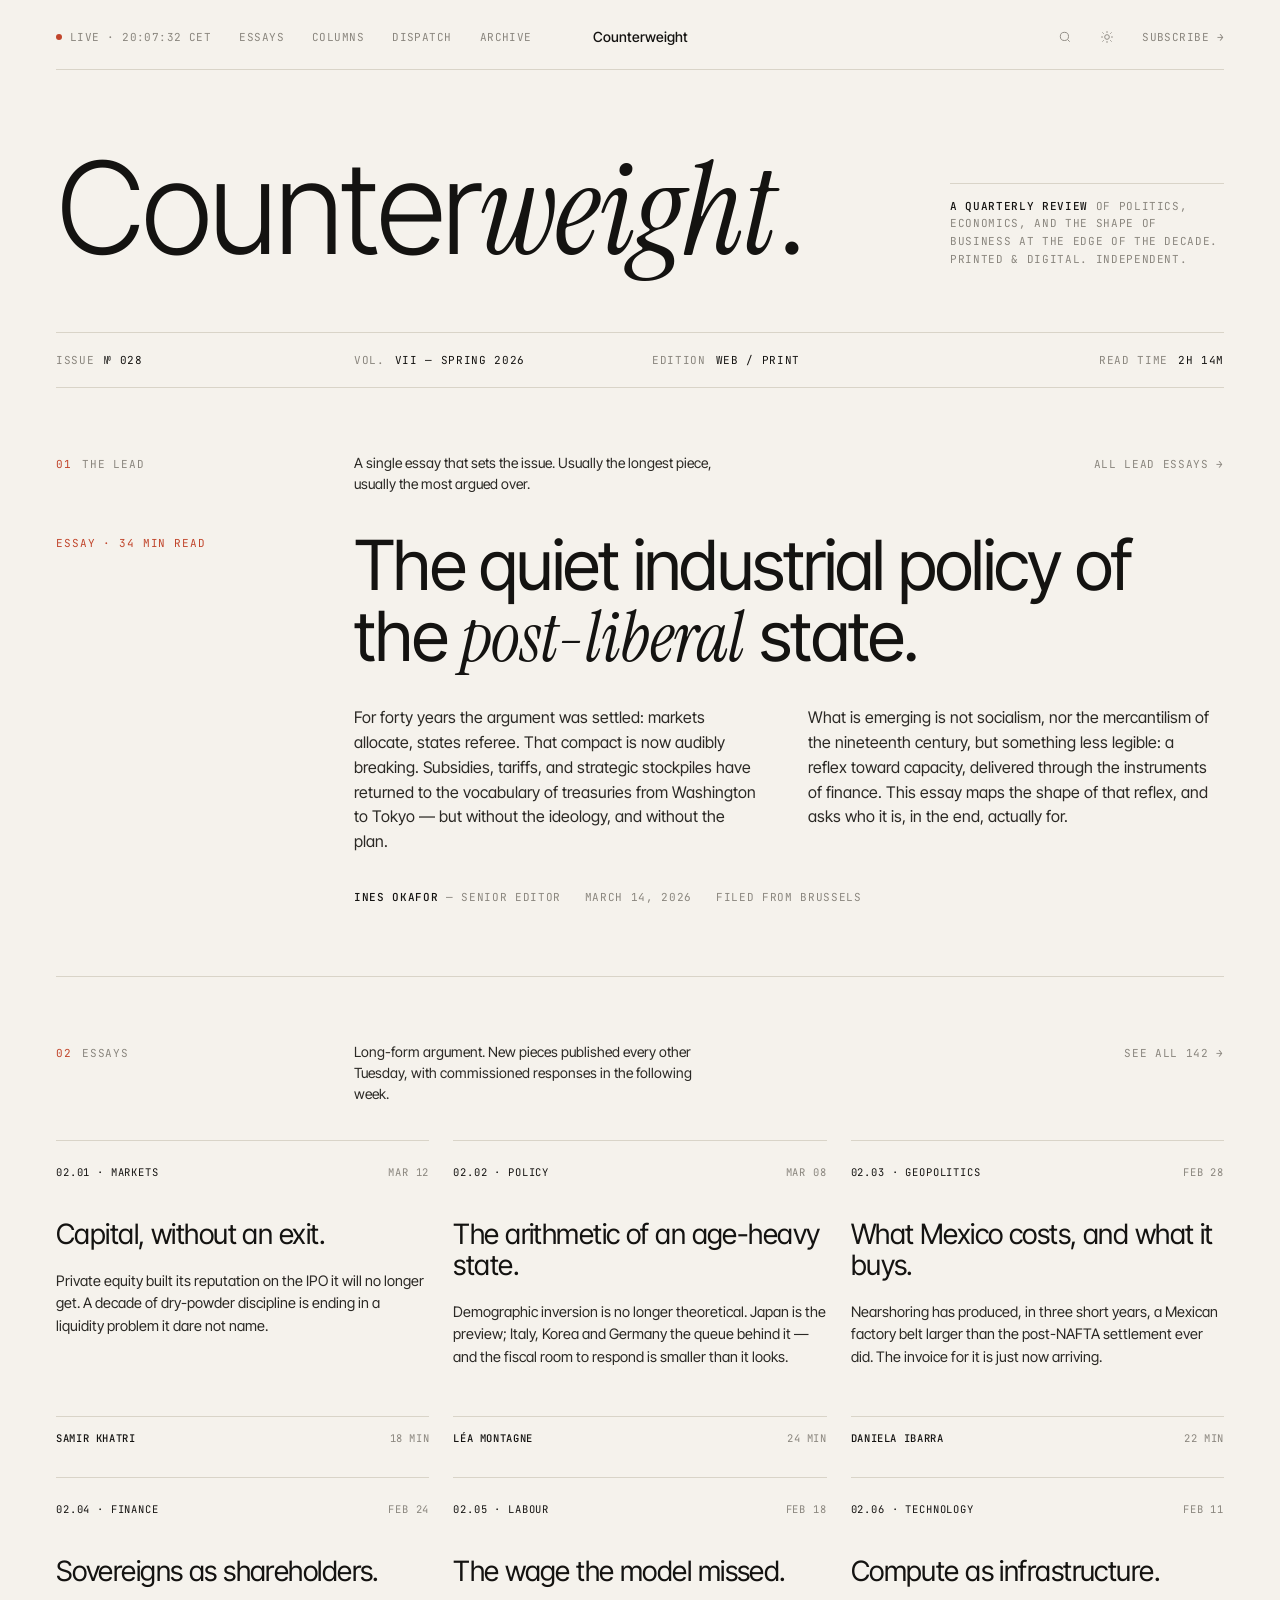
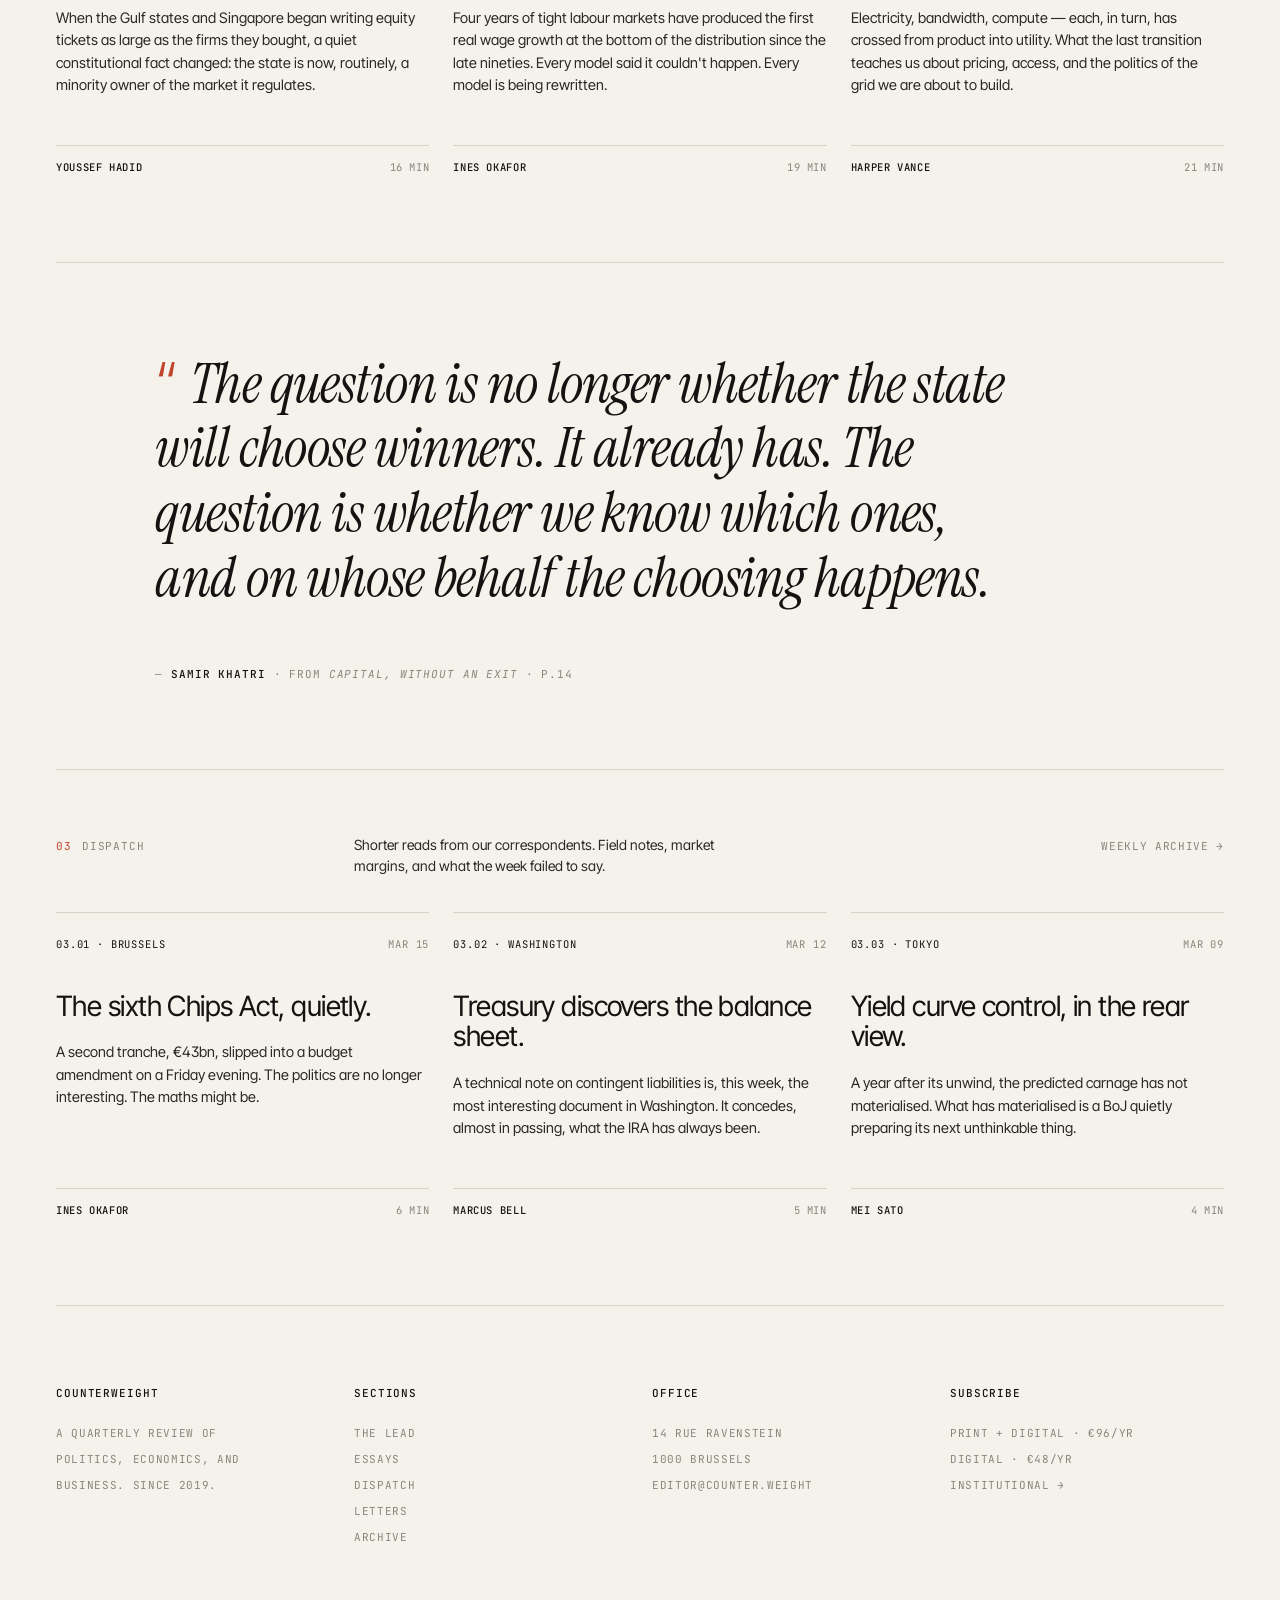
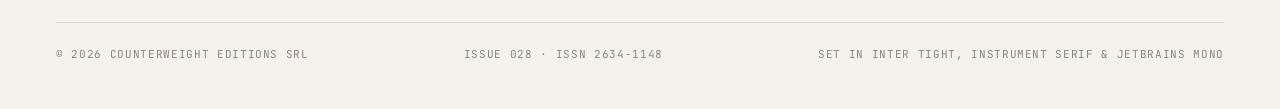
<file: index_v1.html>
<!doctype html>
<html lang="en">
<head>
<meta charset="utf-8" />
<meta name="viewport" content="width=device-width, initial-scale=1" />
<title>Counterweight — essays on politics, economics, business</title>
<link rel="preconnect" href="https://fonts.googleapis.com">
<link rel="preconnect" href="https://fonts.gstatic.com" crossorigin>
<link href="https://fonts.googleapis.com/css2?family=Inter+Tight:wght@300;400;500;600;700&family=JetBrains+Mono:wght@400;500&family=Instrument+Serif:ital@0;1&display=swap" rel="stylesheet">
<style>
  :root {
    --paper: #F5F2EC;
    --paper-2: #EDE9E1;
    --ink: #141311;
    --ink-2: #2B2925;
    --muted: #8A867E;
    --rule: #D9D4C8;
    --accent: #C1452B;        /* vermillion */
    --accent-ink: #C1452B;
    --sans: 'Inter Tight', ui-sans-serif, system-ui, -apple-system, Helvetica, Arial, sans-serif;
    --mono: 'JetBrains Mono', ui-monospace, SFMono-Regular, Menlo, monospace;
    --serif: 'Instrument Serif', 'Times New Roman', serif;
  }
  [data-theme="dark"] {
    --paper: #0F0E0D;
    --paper-2: #171614;
    --ink: #EFEBE2;
    --ink-2: #CFCABE;
    --muted: #6F6B62;
    --rule: #26231F;
    --accent: #E16A4F;
  }
  [data-accent="none"] { --accent: var(--ink); --accent-ink: var(--ink); }
  [data-accent="blue"] { --accent: #1E3A8A; --accent-ink: #1E3A8A; }
  [data-theme="dark"][data-accent="blue"] { --accent: #7AA2F7; --accent-ink: #7AA2F7; }

  * { box-sizing: border-box; }
  html, body { margin: 0; padding: 0; background: var(--paper); color: var(--ink); font-family: var(--sans); font-feature-settings: "ss01","cv11"; -webkit-font-smoothing: antialiased; transition: background .35s ease, color .35s ease; }
  body { min-height: 100vh; }
  a { color: inherit; text-decoration: none; }
  button { font: inherit; color: inherit; background: none; border: none; cursor: pointer; padding: 0; }

  /* ————— grid shell ————— */
  .shell { max-width: 1440px; margin: 0 auto; padding: 0 56px; }
  @media (max-width: 900px) { .shell { padding: 0 24px; } }

  /* ————— top bar ————— */
  .topbar {
    display: grid;
    grid-template-columns: 1fr auto 1fr;
    align-items: center;
    padding: 28px 0 24px;
    border-bottom: 1px solid var(--rule);
    font-family: var(--mono);
    font-size: 11px;
    letter-spacing: 0.04em;
    text-transform: uppercase;
    color: var(--muted);
  }
  .topbar .left, .topbar .right { display: flex; gap: 28px; align-items: center; }
  .topbar .right { justify-content: flex-end; }
  .topbar .center { font-family: var(--sans); font-weight: 500; font-size: 14px; letter-spacing: 0; color: var(--ink); text-transform: none; }
  .topbar a:hover, .topbar button:hover { color: var(--ink); }
  .dot { width: 6px; height: 6px; border-radius: 50%; background: var(--accent); display: inline-block; vertical-align: middle; margin-right: 8px; }

  /* ————— masthead ————— */
  .masthead {
    display: grid;
    grid-template-columns: repeat(12, 1fr);
    gap: 24px;
    padding: 80px 0 64px;
    align-items: end;
  }
  .masthead h1 {
    grid-column: 1 / span 8;
    margin: 0;
    font-family: var(--sans);
    font-weight: 300;
    letter-spacing: -0.035em;
    font-size: clamp(64px, 10vw, 148px);
    line-height: 0.9;
    color: var(--ink);
  }
  .masthead h1 em { font-family: var(--serif); font-style: italic; font-weight: 400; letter-spacing: -0.01em; }
  .masthead .tag {
    grid-column: 10 / span 3;
    font-family: var(--mono);
    font-size: 11px;
    text-transform: uppercase;
    letter-spacing: 0.06em;
    color: var(--muted);
    line-height: 1.6;
    border-top: 1px solid var(--rule);
    padding-top: 14px;
  }
  .masthead .tag strong { color: var(--ink); font-weight: 500; }

  /* ————— issue meta row ————— */
  .issuemeta {
    display: grid;
    grid-template-columns: repeat(12, 1fr);
    gap: 24px;
    padding: 20px 0;
    border-top: 1px solid var(--rule);
    border-bottom: 1px solid var(--rule);
    font-family: var(--mono);
    font-size: 11px;
    text-transform: uppercase;
    letter-spacing: 0.06em;
    color: var(--muted);
  }
  .issuemeta > div { display: flex; gap: 10px; }
  .issuemeta .k { color: var(--muted); }
  .issuemeta .v { color: var(--ink); }
  .issuemeta .c1 { grid-column: 1 / span 3; }
  .issuemeta .c2 { grid-column: 4 / span 3; }
  .issuemeta .c3 { grid-column: 7 / span 3; }
  .issuemeta .c4 { grid-column: 10 / span 3; justify-content: flex-end; }

  /* ————— section labels ————— */
  .section-label {
    display: grid;
    grid-template-columns: repeat(12, 1fr);
    gap: 24px;
    padding: 64px 0 24px;
    align-items: baseline;
  }
  .section-label .l {
    grid-column: 1 / span 3;
    font-family: var(--mono);
    font-size: 11px;
    text-transform: uppercase;
    letter-spacing: 0.08em;
    color: var(--muted);
  }
  .section-label .l .n { color: var(--accent); margin-right: 10px; }
  .section-label .h {
    grid-column: 4 / span 6;
    font-size: 14px;
    color: var(--ink-2);
    line-height: 1.5;
    max-width: 46ch;
  }
  .section-label .more {
    grid-column: 11 / span 2;
    justify-self: end;
    font-family: var(--mono);
    font-size: 11px;
    text-transform: uppercase;
    letter-spacing: 0.06em;
    color: var(--muted);
  }
  .section-label .more:hover { color: var(--accent); }

  /* ————— LEAD story ————— */
  .lead {
    display: grid;
    grid-template-columns: repeat(12, 1fr);
    gap: 24px;
    padding: 12px 0 72px;
    border-bottom: 1px solid var(--rule);
  }
  .lead .kicker {
    grid-column: 1 / span 3;
    font-family: var(--mono);
    font-size: 11px;
    text-transform: uppercase;
    letter-spacing: 0.08em;
    color: var(--accent);
    padding-top: 6px;
  }
  .lead .body { grid-column: 4 / span 9; }
  .lead h2 {
    font-family: var(--sans);
    font-weight: 400;
    letter-spacing: -0.025em;
    font-size: clamp(40px, 5.4vw, 76px);
    line-height: 1.02;
    margin: 0 0 32px;
    max-width: 20ch;
    color: var(--ink);
  }
  .lead h2 em { font-family: var(--serif); font-style: italic; font-weight: 400; letter-spacing: -0.01em; }
  .lead .sub {
    display: grid;
    grid-template-columns: 1fr 1fr;
    gap: 48px;
    max-width: 860px;
  }
  .lead .sub p {
    margin: 0;
    font-size: 16px;
    line-height: 1.55;
    color: var(--ink-2);
  }
  .lead .byline {
    margin-top: 36px;
    font-family: var(--mono);
    font-size: 11px;
    text-transform: uppercase;
    letter-spacing: 0.06em;
    color: var(--muted);
    display: flex;
    gap: 24px;
  }
  .lead .byline b { color: var(--ink); font-weight: 500; }

  /* ————— card grid ————— */
  .grid {
    display: grid;
    grid-template-columns: repeat(12, 1fr);
    gap: 24px 24px;
    padding: 12px 0 80px;
    border-bottom: 1px solid var(--rule);
  }
  .card {
    grid-column: span 4;
    display: flex;
    flex-direction: column;
    padding: 24px 0 8px;
    border-top: 1px solid var(--rule);
    position: relative;
    cursor: pointer;
    transition: transform .4s cubic-bezier(.2,.7,.2,1);
  }
  .card .meta {
    display: flex;
    justify-content: space-between;
    font-family: var(--mono);
    font-size: 10.5px;
    text-transform: uppercase;
    letter-spacing: 0.08em;
    color: var(--muted);
    margin-bottom: 40px;
  }
  .card .meta .cat { color: var(--ink); }
  .card h3 {
    font-family: var(--sans);
    font-weight: 400;
    letter-spacing: -0.02em;
    font-size: 28px;
    line-height: 1.1;
    margin: 0 0 20px;
    color: var(--ink);
    transition: color .3s ease;
  }
  .card .dek {
    font-size: 14.5px;
    line-height: 1.55;
    color: var(--ink-2);
    margin: 0 0 auto;
    padding-bottom: 48px;
  }
  .card .byline {
    font-family: var(--mono);
    font-size: 10.5px;
    text-transform: uppercase;
    letter-spacing: 0.06em;
    color: var(--muted);
    display: flex;
    justify-content: space-between;
    padding-top: 14px;
    border-top: 1px solid var(--rule);
  }
  .card .byline b { color: var(--ink); font-weight: 500; }
  .card::after {
    content: "";
    position: absolute;
    left: 0; top: -1px;
    height: 1px; width: 0;
    background: var(--accent);
    transition: width .5s cubic-bezier(.2,.7,.2,1);
  }
  .card:hover::after { width: 100%; }
  .card:hover h3 { color: var(--accent); }
  .card .arrow {
    position: absolute;
    top: 24px; right: 0;
    width: 18px; height: 18px;
    opacity: 0;
    transform: translate(-6px, 0);
    transition: opacity .3s ease, transform .3s ease;
  }
  .card:hover .arrow { opacity: 1; transform: translate(0,0); }

  /* span variants */
  .card.wide { grid-column: span 6; }
  .card.wide h3 { font-size: 36px; }

  /* ————— list layout variant ————— */
  [data-layout="list"] .grid { display: block; padding: 0; border-bottom: 1px solid var(--rule); }
  [data-layout="list"] .grid .card {
    grid-column: auto;
    display: grid;
    grid-template-columns: 80px 3fr 5fr 2fr 120px;
    gap: 32px;
    padding: 32px 0;
    align-items: start;
  }
  [data-layout="list"] .grid .card .meta { margin: 0; flex-direction: column; gap: 6px; }
  [data-layout="list"] .grid .card h3 { font-size: 22px; margin: 0; }
  [data-layout="list"] .grid .card .dek { font-size: 14px; padding: 0; color: var(--ink-2); }
  [data-layout="list"] .grid .card .byline { border: 0; padding: 4px 0 0; justify-content: flex-start; gap: 10px; }
  [data-layout="list"] .grid .card .num { font-family: var(--mono); font-size: 11px; color: var(--muted); }
  [data-layout="list"] .grid .card .arrow { position: static; opacity: 0; justify-self: end; align-self: center; transform: translateX(-8px); }
  [data-layout="list"] .grid .card:hover .arrow { opacity: 1; transform: translateX(0); }

  /* ————— broadsheet variant ————— */
  [data-layout="broadsheet"] .masthead h1 { grid-column: 1 / -1; text-align: center; font-size: clamp(72px, 12vw, 180px); }
  [data-layout="broadsheet"] .masthead .tag { grid-column: 5 / span 4; text-align: center; }
  [data-layout="broadsheet"] .lead { text-align: center; }
  [data-layout="broadsheet"] .lead .kicker { grid-column: 1 / -1; }
  [data-layout="broadsheet"] .lead .body { grid-column: 3 / span 8; }
  [data-layout="broadsheet"] .lead h2 { max-width: none; margin-left: auto; margin-right: auto; }
  [data-layout="broadsheet"] .lead .sub { margin-left: auto; margin-right: auto; }
  [data-layout="broadsheet"] .lead .byline { justify-content: center; }

  /* ————— type mode ————— */
  [data-type="mixed"] .masthead h1,
  [data-type="mixed"] .lead h2,
  [data-type="mixed"] .card h3 { font-family: var(--serif); font-weight: 400; letter-spacing: -0.015em; }
  [data-type="mixed"] .masthead h1 { font-size: clamp(80px, 12vw, 180px); line-height: 0.92; }
  [data-type="mixed"] .lead h2 { font-size: clamp(48px, 6vw, 88px); line-height: 1; }
  [data-type="mixed"] .card h3 { font-size: 32px; line-height: 1.05; }

  /* ————— quote pull ————— */
  .pull {
    display: grid;
    grid-template-columns: repeat(12, 1fr);
    gap: 24px;
    padding: 88px 0;
    border-bottom: 1px solid var(--rule);
  }
  .pull .q {
    grid-column: 2 / span 9;
    font-family: var(--serif);
    font-weight: 400;
    font-style: italic;
    font-size: clamp(34px, 4.4vw, 60px);
    line-height: 1.15;
    letter-spacing: -0.01em;
    color: var(--ink);
    margin: 0;
  }
  .pull .q .mark { color: var(--accent); font-style: normal; margin-right: 12px; font-family: var(--sans); font-weight: 300; }
  .pull .attr {
    grid-column: 2 / span 9;
    margin-top: 32px;
    font-family: var(--mono);
    font-size: 11px;
    text-transform: uppercase;
    letter-spacing: 0.08em;
    color: var(--muted);
  }
  .pull .attr b { color: var(--ink); font-weight: 500; }

  /* ————— footer ————— */
  footer.foot {
    display: grid;
    grid-template-columns: repeat(12, 1fr);
    gap: 24px;
    padding: 80px 0 48px;
    font-family: var(--mono);
    font-size: 11px;
    text-transform: uppercase;
    letter-spacing: 0.06em;
    color: var(--muted);
  }
  footer.foot .col { grid-column: span 3; }
  footer.foot .col h4 { margin: 0 0 20px; color: var(--ink); font-weight: 500; font-size: 11px; letter-spacing: 0.08em; }
  footer.foot .col a { display: block; padding: 6px 0; color: var(--muted); }
  footer.foot .col a:hover { color: var(--accent); }
  footer.foot .credits {
    grid-column: 1 / -1;
    margin-top: 48px;
    padding-top: 24px;
    border-top: 1px solid var(--rule);
    display: flex;
    justify-content: space-between;
  }

  /* ————— search overlay ————— */
  .search-overlay {
    position: fixed; inset: 0;
    background: color-mix(in oklab, var(--paper) 96%, transparent);
    backdrop-filter: blur(8px);
    -webkit-backdrop-filter: blur(8px);
    z-index: 100;
    opacity: 0; pointer-events: none;
    transition: opacity .3s ease;
    display: flex; flex-direction: column;
  }
  .search-overlay.open { opacity: 1; pointer-events: auto; }
  .search-top {
    display: flex; align-items: center;
    padding: 24px 56px;
    border-bottom: 1px solid var(--rule);
    gap: 24px;
  }
  .search-top .label { font-family: var(--mono); font-size: 11px; text-transform: uppercase; letter-spacing: 0.08em; color: var(--muted); }
  .search-top input {
    flex: 1;
    background: transparent;
    border: 0;
    outline: 0;
    font-family: var(--sans);
    font-weight: 300;
    font-size: clamp(36px, 5vw, 68px);
    letter-spacing: -0.025em;
    color: var(--ink);
    padding: 8px 0;
  }
  .search-top input::placeholder { color: var(--muted); }
  .search-top .close { font-family: var(--mono); font-size: 11px; text-transform: uppercase; letter-spacing: 0.08em; color: var(--muted); }
  .search-top .close:hover { color: var(--accent); }
  .search-results {
    padding: 24px 56px 64px;
    overflow: auto;
    flex: 1;
  }
  .search-results .hint { font-family: var(--mono); font-size: 11px; color: var(--muted); text-transform: uppercase; letter-spacing: 0.08em; margin-bottom: 32px; }
  .sr-row {
    display: grid; grid-template-columns: 80px 1fr 160px 80px;
    gap: 24px; padding: 18px 0;
    border-top: 1px solid var(--rule); cursor: pointer;
    align-items: center;
    transition: padding .25s ease;
  }
  .sr-row:hover { padding-left: 12px; }
  .sr-row .n { font-family: var(--mono); font-size: 11px; color: var(--muted); }
  .sr-row .t { font-size: 22px; letter-spacing: -0.015em; color: var(--ink); }
  .sr-row .c, .sr-row .d { font-family: var(--mono); font-size: 11px; text-transform: uppercase; letter-spacing: 0.06em; color: var(--muted); }
  .sr-row .d { text-align: right; }
  mark { background: transparent; color: var(--accent); }

  /* ————— article overlay ————— */
  .article {
    position: fixed; inset: 0;
    background: var(--paper);
    z-index: 90;
    overflow: auto;
    opacity: 0; pointer-events: none;
    transition: opacity .4s ease;
  }
  .article.open { opacity: 1; pointer-events: auto; }
  .article .progress {
    position: fixed; top: 0; left: 0;
    height: 2px; width: 0%;
    background: var(--accent);
    z-index: 5;
  }
  .article-top {
    display: grid; grid-template-columns: 1fr auto 1fr;
    align-items: center;
    padding: 24px 56px;
    border-bottom: 1px solid var(--rule);
    font-family: var(--mono); font-size: 11px; text-transform: uppercase; letter-spacing: 0.08em; color: var(--muted);
  }
  .article-top .center { font-family: var(--sans); font-weight: 500; font-size: 14px; letter-spacing: 0; color: var(--ink); text-transform: none; }
  .article-top .right { justify-self: end; }
  .article-top .close:hover { color: var(--accent); }

  .article-body {
    display: grid;
    grid-template-columns: repeat(12, 1fr);
    gap: 24px;
    padding: 72px 56px 120px;
    max-width: 1440px; margin: 0 auto;
  }
  .article-body .toc {
    grid-column: 1 / span 2;
    position: sticky; top: 96px; align-self: start;
    font-family: var(--mono); font-size: 10.5px;
    text-transform: uppercase; letter-spacing: 0.08em;
    color: var(--muted);
  }
  .article-body .toc h5 { margin: 0 0 16px; font-weight: 500; color: var(--ink); }
  .article-body .toc a { display: block; padding: 6px 0; border-top: 1px solid var(--rule); }
  .article-body .toc a:hover, .article-body .toc a.active { color: var(--accent); }
  .article-body .toc a.active { border-top-color: var(--accent); }

  .article-body .col {
    grid-column: 4 / span 7;
  }
  .article-body .kicker {
    font-family: var(--mono); font-size: 11px; text-transform: uppercase; letter-spacing: 0.08em; color: var(--accent);
    margin-bottom: 28px;
  }
  .article-body h1 {
    font-family: var(--sans);
    font-weight: 400;
    letter-spacing: -0.028em;
    font-size: clamp(42px, 5vw, 72px);
    line-height: 1.02;
    margin: 0 0 32px;
  }
  [data-type="mixed"] .article-body h1 { font-family: var(--serif); letter-spacing: -0.015em; font-size: clamp(52px, 6vw, 88px); line-height: 1; }
  .article-body .deck {
    font-size: 20px; line-height: 1.45; color: var(--ink-2);
    margin: 0 0 48px;
    font-weight: 400; letter-spacing: -0.005em;
    max-width: 40ch;
  }
  .article-body .byline {
    display: flex; gap: 24px; padding: 16px 0;
    border-top: 1px solid var(--rule); border-bottom: 1px solid var(--rule);
    font-family: var(--mono); font-size: 11px; text-transform: uppercase; letter-spacing: 0.06em; color: var(--muted);
    margin-bottom: 56px;
  }
  .article-body .byline b { color: var(--ink); font-weight: 500; }
  .article-body .prose { font-size: 18px; line-height: 1.6; color: var(--ink); }
  .article-body .prose p { margin: 0 0 1.3em; max-width: 62ch; }
  .article-body .prose p.lede::first-letter {
    font-family: var(--serif);
    font-size: 5.4em;
    float: left;
    line-height: .85;
    padding: 8px 14px 0 0;
    color: var(--ink);
  }
  .article-body .prose h2 {
    font-family: var(--sans);
    font-weight: 500;
    letter-spacing: -0.015em;
    font-size: 28px;
    margin: 72px 0 20px;
    padding-top: 24px;
    border-top: 1px solid var(--rule);
    max-width: 30ch;
  }
  .article-body .prose h2 .num { font-family: var(--mono); font-size: 11px; text-transform: uppercase; letter-spacing: 0.08em; color: var(--accent); display: block; margin-bottom: 8px; font-weight: 400; }
  .article-body .prose blockquote {
    margin: 48px 0;
    padding: 0 0 0 24px;
    border-left: 1px solid var(--accent);
    font-family: var(--serif);
    font-style: italic;
    font-weight: 400;
    font-size: 28px;
    line-height: 1.25;
    letter-spacing: -0.01em;
    color: var(--ink);
    max-width: 32ch;
  }
  .article-body .prose figure.placeholder {
    margin: 56px 0;
    aspect-ratio: 16 / 9;
    background: repeating-linear-gradient(135deg, var(--paper-2), var(--paper-2) 10px, var(--paper) 10px, var(--paper) 20px);
    border: 1px solid var(--rule);
    display: flex; align-items: center; justify-content: center;
    font-family: var(--mono); font-size: 11px; text-transform: uppercase; letter-spacing: 0.08em; color: var(--muted);
  }
  .article-body .prose .pull-stat {
    display: grid; grid-template-columns: auto 1fr; gap: 24px;
    padding: 40px 0;
    border-top: 1px solid var(--rule); border-bottom: 1px solid var(--rule);
    margin: 56px 0;
    align-items: baseline;
  }
  .article-body .prose .pull-stat .n {
    font-family: var(--sans); font-weight: 300; font-size: 96px; line-height: 0.9; letter-spacing: -0.04em; color: var(--ink);
  }
  .article-body .prose .pull-stat .d { color: var(--ink-2); font-size: 15px; line-height: 1.5; max-width: 36ch; }

  .article-body .rail {
    grid-column: 11 / span 2;
    position: sticky; top: 96px; align-self: start;
    font-family: var(--mono); font-size: 10.5px;
    text-transform: uppercase; letter-spacing: 0.08em;
    color: var(--muted);
  }
  .article-body .rail h5 { margin: 0 0 16px; font-weight: 500; color: var(--ink); }
  .article-body .rail .chip { display: inline-block; padding: 4px 10px; border: 1px solid var(--rule); border-radius: 999px; margin: 0 4px 6px 0; }
  .article-body .rail .share { display: flex; flex-direction: column; gap: 6px; margin-top: 28px; padding-top: 20px; border-top: 1px solid var(--rule); }

  /* ————— tweaks panel ————— */
  .tweaks {
    position: fixed; right: 20px; bottom: 20px;
    background: var(--paper);
    border: 1px solid var(--rule);
    border-radius: 10px;
    padding: 16px;
    width: 280px;
    z-index: 200;
    font-family: var(--mono); font-size: 10.5px; text-transform: uppercase; letter-spacing: 0.06em; color: var(--muted);
    box-shadow: 0 20px 40px -20px rgba(0,0,0,.2);
    display: none;
  }
  .tweaks.open { display: block; }
  .tweaks h6 { margin: 0 0 12px; color: var(--ink); font-size: 11px; letter-spacing: 0.08em; font-weight: 500; display: flex; justify-content: space-between; align-items: center; }
  .tweaks h6 .close { font-family: var(--mono); font-size: 11px; color: var(--muted); }
  .tweaks .row { display: flex; justify-content: space-between; align-items: center; padding: 8px 0; border-top: 1px solid var(--rule); }
  .tweaks .opts { display: flex; gap: 4px; }
  .tweaks .opts button { padding: 4px 8px; border: 1px solid var(--rule); border-radius: 4px; font-family: var(--mono); font-size: 10px; color: var(--muted); text-transform: uppercase; letter-spacing: 0.06em; }
  .tweaks .opts button.on { background: var(--ink); color: var(--paper); border-color: var(--ink); }

  /* ————— misc ————— */
  .icon-btn { width: 14px; height: 14px; display: inline-flex; align-items: center; justify-content: center; }
  svg { display: block; }

  @media (max-width: 900px) {
    .masthead h1 { grid-column: 1 / -1; }
    .masthead .tag { grid-column: 1 / -1; }
    .lead .body { grid-column: 1 / -1; }
    .lead .kicker { grid-column: 1 / -1; margin-bottom: 16px; }
    .lead .sub { grid-template-columns: 1fr; gap: 18px; }
    .card { grid-column: 1 / -1; }
    .card.wide { grid-column: 1 / -1; }
    .issuemeta > div { grid-column: 1 / -1 !important; }
    .article-body .toc, .article-body .rail { display: none; }
    .article-body .col { grid-column: 1 / -1; }
    .article-body, .article-top, .search-top, .search-results { padding-left: 24px; padding-right: 24px; }
    .section-label .l { grid-column: 1 / -1; margin-bottom: 8px; }
    .section-label .h { grid-column: 1 / -1; }
    .section-label .more { grid-column: 1 / -1; justify-self: start; margin-top: 12px; }
  }
</style>
</head>
<body data-theme="light" data-layout="editorial" data-type="sans" data-accent="vermillion">

<!-- ——————————————————— TOP BAR ——————————————————— -->
<div class="shell">
  <header class="topbar">
    <div class="left">
      <span><span class="dot"></span>Live · <span id="clock">—</span></span>
      <a href="#">Essays</a>
      <a href="#">Columns</a>
      <a href="#">Dispatch</a>
      <a href="#">Archive</a>
    </div>
    <div class="center">Counterweight</div>
    <div class="right">
      <button id="btn-search" aria-label="search">
        <svg width="14" height="14" viewBox="0 0 24 24" fill="none" stroke="currentColor" stroke-width="1.6"><circle cx="11" cy="11" r="7"/><path d="m20 20-3.5-3.5"/></svg>
      </button>
      <button id="btn-theme" aria-label="theme">
        <svg id="theme-sun" width="14" height="14" viewBox="0 0 24 24" fill="none" stroke="currentColor" stroke-width="1.6"><circle cx="12" cy="12" r="4"/><path d="M12 2v3M12 19v3M4.2 4.2l2.1 2.1M17.7 17.7l2.1 2.1M2 12h3M19 12h3M4.2 19.8l2.1-2.1M17.7 6.3l2.1-2.1"/></svg>
      </button>
      <a href="#">Subscribe →</a>
    </div>
  </header>

  <!-- ——————————————————— MASTHEAD ——————————————————— -->
  <section class="masthead">
    <h1>Counter<em>weight</em>.</h1>
    <div class="tag">
      <strong>A quarterly review</strong> of politics, economics, and the shape of business at the edge of the decade. Printed & digital. Independent.
    </div>
  </section>

  <!-- ——————————————————— ISSUE META ——————————————————— -->
  <section class="issuemeta">
    <div class="c1"><span class="k">Issue</span><span class="v">№ 028</span></div>
    <div class="c2"><span class="k">Vol.</span><span class="v">VII — Spring 2026</span></div>
    <div class="c3"><span class="k">Edition</span><span class="v">Web / Print</span></div>
    <div class="c4"><span class="k">Read time</span><span class="v">2h 14m</span></div>
  </section>

  <!-- ——————————————————— LEAD ——————————————————— -->
  <section class="section-label">
    <div class="l"><span class="n">01</span>The Lead</div>
    <div class="h">A single essay that sets the issue. Usually the longest piece, usually the most argued over.</div>
    <a href="#" class="more">All lead essays →</a>
  </section>

  <article class="lead card-open" data-article="lead">
    <div class="kicker">Essay · 34 min read</div>
    <div class="body">
      <h2>The quiet industrial policy of the <em>post-liberal</em> state.</h2>
      <div class="sub">
        <p>For forty years the argument was settled: markets allocate, states referee. That compact is now audibly breaking. Subsidies, tariffs, and strategic stockpiles have returned to the vocabulary of treasuries from Washington to Tokyo — but without the ideology, and without the plan.</p>
        <p>What is emerging is not socialism, nor the mercantilism of the nineteenth century, but something less legible: a reflex toward capacity, delivered through the instruments of finance. This essay maps the shape of that reflex, and asks who it is, in the end, actually for.</p>
      </div>
      <div class="byline">
        <span><b>Ines Okafor</b> — Senior editor</span>
        <span>March 14, 2026</span>
        <span>Filed from Brussels</span>
      </div>
    </div>
  </article>

  <!-- ——————————————————— ESSAYS GRID ——————————————————— -->
  <section class="section-label">
    <div class="l"><span class="n">02</span>Essays</div>
    <div class="h">Long-form argument. New pieces published every other Tuesday, with commissioned responses in the following week.</div>
    <a href="#" class="more">See all 142 →</a>
  </section>

  <section class="grid" id="essays-grid">
    <!-- cards injected -->
  </section>

  <!-- ——————————————————— PULL QUOTE ——————————————————— -->
  <section class="pull">
    <blockquote class="q">
      <span class="mark">“</span>The question is no longer whether the state will choose winners. It already has. The question is whether we know which ones, and on whose behalf the choosing happens.
    </blockquote>
    <div class="attr">— <b>Samir Khatri</b> · from <i>Capital, without an exit</i> · p.14</div>
  </section>

  <!-- ——————————————————— DISPATCH ——————————————————— -->
  <section class="section-label">
    <div class="l"><span class="n">03</span>Dispatch</div>
    <div class="h">Shorter reads from our correspondents. Field notes, market margins, and what the week failed to say.</div>
    <a href="#" class="more">Weekly archive →</a>
  </section>

  <section class="grid" id="dispatch-grid"></section>

  <!-- ——————————————————— FOOTER ——————————————————— -->
  <footer class="foot">
    <div class="col">
      <h4>Counterweight</h4>
      <a>A quarterly review of</a>
      <a>politics, economics, and</a>
      <a>business. Since 2019.</a>
    </div>
    <div class="col">
      <h4>Sections</h4>
      <a href="#">The lead</a>
      <a href="#">Essays</a>
      <a href="#">Dispatch</a>
      <a href="#">Letters</a>
      <a href="#">Archive</a>
    </div>
    <div class="col">
      <h4>Office</h4>
      <a>14 Rue Ravenstein</a>
      <a>1000 Brussels</a>
      <a>editor@counter.weight</a>
    </div>
    <div class="col">
      <h4>Subscribe</h4>
      <a href="#">Print + Digital · €96/yr</a>
      <a href="#">Digital · €48/yr</a>
      <a href="#">Institutional →</a>
    </div>
    <div class="credits">
      <span>© 2026 Counterweight Editions SRL</span>
      <span>Issue 028 · ISSN 2634-1148</span>
      <span>Set in Inter Tight, Instrument Serif & JetBrains Mono</span>
    </div>
  </footer>
</div>

<!-- ——————————————————— SEARCH OVERLAY ——————————————————— -->
<div class="search-overlay" id="search">
  <div class="search-top">
    <span class="label">Search / 028 essays</span>
    <input id="search-input" autocomplete="off" placeholder="Inflation, industrial policy, Mexico…" />
    <button class="close" id="search-close">Close · ESC</button>
  </div>
  <div class="search-results" id="search-results">
    <div class="hint">Recent queries: central banks · sovereign wealth · tariffs · founders' debt</div>
    <div id="sr-list"></div>
  </div>
</div>

<!-- ——————————————————— ARTICLE OVERLAY ——————————————————— -->
<div class="article" id="article">
  <div class="progress" id="progress"></div>
  <div class="article-top">
    <div class="left">← <button class="close" id="article-close">Back to issue</button></div>
    <div class="center">Counterweight · Essay</div>
    <div class="right"><span id="art-reading">—</span></div>
  </div>
  <div class="article-body">
    <aside class="toc">
      <h5>Contents</h5>
      <a href="#s1" class="active">I. The reflex</a>
      <a href="#s2">II. Instruments</a>
      <a href="#s3">III. Who it's for</a>
      <a href="#s4">IV. A way through</a>
    </aside>
    <main class="col" id="article-col">
      <div class="kicker" id="art-kicker">Essay · 34 min read</div>
      <h1 id="art-title">The quiet industrial policy of the post-liberal state.</h1>
      <p class="deck" id="art-deck">Subsidies, tariffs, and strategic stockpiles have returned to the treasuries of the West. What is emerging is not socialism, nor mercantilism — but something less legible.</p>
      <div class="byline">
        <span><b id="art-author">Ines Okafor</b></span>
        <span id="art-date">March 14, 2026</span>
        <span>Filed from Brussels</span>
        <span>Issue 028</span>
      </div>
      <div class="prose">
        <p class="lede">For forty years the argument was settled. Markets allocate, states referee, and the job of politics was to keep the referees honest. That compact is now audibly breaking — not in a single event, but in a hundred small departures that the people making them would still, if pressed, deny making at all.</p>
        <p>The American Inflation Reduction Act, the European Chips Act, Japan's renewed METI, Seoul's K-Battery alliance, the quiet reappearance of sovereign wealth on every G20 balance sheet: taken one by one, each is unremarkable, defensible, narrow. Taken together, they describe a state that has rediscovered the habit of choosing.</p>

        <h2 id="s1"><span class="num">Section I</span>The reflex before the doctrine</h2>
        <p>The peculiar feature of the current moment is that the action has outrun its justification. Treasuries are spending as if they believe in industrial policy; finance ministries are writing memos that deny it. The result is a policy regime delivered almost entirely through the instruments of finance — tax credits, loan guarantees, procurement floors — rather than through ownership or command. It looks like a market. It behaves like a plan. And it is very difficult, from inside the politics that produced it, to say out loud which of the two it actually is.</p>

        <blockquote>The action has outrun its justification. Treasuries are spending as if they believe in industrial policy; finance ministries are writing memos that deny it.</blockquote>

        <p>This is not, it should be said, a failure of sophistication. The people running these programmes are, by and large, the same people who spent the nineties dismantling their predecessors. They are not naïve about the costs of picking winners. They are simply no longer persuaded that the alternative — leaving the question to capital markets optimised for the next four quarters — will produce a country that can defend, feed, or power itself in the next four decades.</p>

        <figure class="placeholder">Figure 1 — Share of GDP directed by industrial-policy instruments, 12 OECD economies, 2008–2025</figure>

        <h2 id="s2"><span class="num">Section II</span>The instruments</h2>
        <p>What makes this regime legible only in retrospect is that its instruments do not look, at the point of contact, like planning. A tax credit is a market transaction. A loan guarantee is a contingent liability. A strategic stockpile is a line item. Each, on its own, is the kind of thing an orthodox finance ministry has always been comfortable doing.</p>
        <div class="pull-stat">
          <div class="n">€1.4T</div>
          <div class="d">Committed under named industrial-policy programmes across the EU, US, UK, Japan, and Korea between 2021 and 2025. Roughly half is non-grant — credits, guarantees, equity — and therefore substantially off-balance-sheet.</div>
        </div>
        <p>It is the aggregation that is new. When enough individually-modest instruments converge on the same handful of sectors — semiconductors, batteries, clean steel, a shortlist of biologics — the portfolio begins to behave, in expectation, like a plan. It is a plan the state is not yet able to admit it has, because admitting it would require a theory of who the plan is for, and that theory is what the post-liberal consensus has most carefully avoided writing down.</p>

        <h2 id="s3"><span class="num">Section III</span>Whose capacity?</h2>
        <p>The honest answer to "whose plan" is: several overlapping constituencies, none of them fully in charge. Defence ministries want resilient supply chains. Labour movements want durable wages. Climate advocates want decarbonised industry. Treasuries want the off-balance-sheet part to stay off the balance sheet. Each of them is, in different rooms, telling a different story about the same cheque.</p>
        <p>The risk is not that these stories are incompatible — they are, in fact, surprisingly close — but that no one is paid to write the version that holds them together. Industrial policy without a theory of the public is industrial policy that ends up, by default, as the thing its critics have always feared: a subsidy for whoever can afford the lawyers to claim it.</p>

        <h2 id="s4"><span class="num">Section IV</span>A way through</h2>
        <p>The argument of this essay is not that the reflex is wrong. It is that a reflex is an unstable thing to run a civilisation on for very long. The question the next five years will pose — to every treasury that has so far avoided posing it — is whether the instruments now in place can be stitched into a public account of what they are for. If they can, we will have something like the industrial policy the post-war generation understood, adapted for a world that has lost its faith in plans. If they cannot, we will have the most expensive accidental policy in the history of the state.</p>
        <p>Either way, the compact that ran from Thatcher to the pandemic is over. The argument about what replaces it has barely begun.</p>
      </div>
    </main>
    <aside class="rail">
      <h5>Tags</h5>
      <span class="chip">Industrial policy</span>
      <span class="chip">EU</span>
      <span class="chip">US</span>
      <span class="chip">Treasury</span>
      <span class="chip">Subsidies</span>
      <div class="share">
        <h5 style="margin-top:24px">Share</h5>
        <a>Copy link</a>
        <a>Email</a>
        <a>Print essay</a>
      </div>
    </aside>
  </div>
</div>

<!-- ——————————————————— TWEAKS PANEL ——————————————————— -->
<div class="tweaks" id="tweaks">
  <h6>Tweaks <button class="close" id="tweaks-close">×</button></h6>
  <div class="row">
    <span>Layout</span>
    <div class="opts" data-k="layout">
      <button data-v="editorial">Editorial</button>
      <button data-v="list">List</button>
      <button data-v="broadsheet">Broadsheet</button>
    </div>
  </div>
  <div class="row">
    <span>Typography</span>
    <div class="opts" data-k="type">
      <button data-v="sans">Sans</button>
      <button data-v="mixed">Mixed</button>
    </div>
  </div>
  <div class="row">
    <span>Accent</span>
    <div class="opts" data-k="accent">
      <button data-v="none">None</button>
      <button data-v="vermillion">Red</button>
      <button data-v="blue">Blue</button>
    </div>
  </div>
  <div class="row">
    <span>Theme</span>
    <div class="opts" data-k="theme">
      <button data-v="light">Light</button>
      <button data-v="dark">Dark</button>
    </div>
  </div>
</div>

<script>
/*EDITMODE-BEGIN*/const TWEAKS = {
  "layout": "editorial",
  "type": "sans",
  "accent": "vermillion",
  "theme": "light"
}/*EDITMODE-END*/;

// ————————— data —————————
const ESSAYS = [
  { id: 'e1', num: '02.01', cat: 'Markets', date: 'Mar 12', title: 'Capital, without an exit.', dek: 'Private equity built its reputation on the IPO it will no longer get. A decade of dry-powder discipline is ending in a liquidity problem it dare not name.', author: 'Samir Khatri', read: '18 min', tags: ['Private equity','Exits','Pensions'] },
  { id: 'e2', num: '02.02', cat: 'Policy', date: 'Mar 08', title: 'The arithmetic of an age-heavy state.', dek: 'Demographic inversion is no longer theoretical. Japan is the preview; Italy, Korea and Germany the queue behind it — and the fiscal room to respond is smaller than it looks.', author: 'Léa Montagne', read: '24 min', tags: ['Demographics','Fiscal','Pensions'] },
  { id: 'e3', num: '02.03', cat: 'Geopolitics', date: 'Feb 28', title: 'What Mexico costs, and what it buys.', dek: 'Nearshoring has produced, in three short years, a Mexican factory belt larger than the post-NAFTA settlement ever did. The invoice for it is just now arriving.', author: 'Daniela Ibarra', read: '22 min', tags: ['Mexico','Trade','Manufacturing'] },
  { id: 'e4', num: '02.04', cat: 'Finance', date: 'Feb 24', title: 'Sovereigns as shareholders.', dek: 'When the Gulf states and Singapore began writing equity tickets as large as the firms they bought, a quiet constitutional fact changed: the state is now, routinely, a minority owner of the market it regulates.', author: 'Youssef Hadid', read: '16 min', tags: ['Sovereign wealth','Gulf','Ownership'] },
  { id: 'e5', num: '02.05', cat: 'Labour', date: 'Feb 18', title: 'The wage the model missed.', dek: 'Four years of tight labour markets have produced the first real wage growth at the bottom of the distribution since the late nineties. Every model said it couldn\'t happen. Every model is being rewritten.', author: 'Ines Okafor', read: '19 min', tags: ['Wages','Labour','Fed'] },
  { id: 'e6', num: '02.06', cat: 'Technology', date: 'Feb 11', title: 'Compute as infrastructure.', dek: 'Electricity, bandwidth, compute — each, in turn, has crossed from product into utility. What the last transition teaches us about pricing, access, and the politics of the grid we are about to build.', author: 'Harper Vance', read: '21 min', tags: ['AI','Utilities','Grid'] },
];

const DISPATCH = [
  { id: 'd1', num: '03.01', cat: 'Brussels', date: 'Mar 15', title: 'The sixth Chips Act, quietly.', dek: 'A second tranche, €43bn, slipped into a budget amendment on a Friday evening. The politics are no longer interesting. The maths might be.', author: 'Ines Okafor', read: '6 min', tags: ['EU','Semis'] },
  { id: 'd2', num: '03.02', cat: 'Washington', date: 'Mar 12', title: 'Treasury discovers the balance sheet.', dek: 'A technical note on contingent liabilities is, this week, the most interesting document in Washington. It concedes, almost in passing, what the IRA has always been.', author: 'Marcus Bell', read: '5 min', tags: ['US','Treasury'] },
  { id: 'd3', num: '03.03', cat: 'Tokyo', date: 'Mar 09', title: 'Yield curve control, in the rear view.', dek: 'A year after its unwind, the predicted carnage has not materialised. What has materialised is a BoJ quietly preparing its next unthinkable thing.', author: 'Mei Sato', read: '4 min', tags: ['Japan','Rates'] },
];

// ————————— render —————————
function card(a, opts={}) {
  const arrow = `<svg class="arrow" viewBox="0 0 24 24" fill="none" stroke="currentColor" stroke-width="1.4"><path d="M7 17 17 7M9 7h8v8"/></svg>`;
  if (opts.list) {
    return `
      <article class="card" data-article="${a.id}">
        <span class="num">${a.num}</span>
        <div class="meta"><span class="cat">${a.cat}</span><span class="date">${a.date}</span></div>
        <h3>${a.title}</h3>
        <p class="dek">${a.dek}</p>
        <div class="byline"><b>${a.author}</b><span>${a.read}</span></div>
        ${arrow}
      </article>`;
  }
  return `
    <article class="card${opts.wide ? ' wide' : ''}" data-article="${a.id}">
      <div class="meta"><span class="cat">${a.num} · ${a.cat}</span><span class="date">${a.date}</span></div>
      <h3>${a.title}</h3>
      <p class="dek">${a.dek}</p>
      <div class="byline"><b>${a.author}</b><span>${a.read}</span></div>
      ${arrow}
    </article>`;
}

function renderGrids() {
  const layout = document.body.getAttribute('data-layout');
  const isList = layout === 'list';
  document.getElementById('essays-grid').innerHTML = ESSAYS.map((a, i) => card(a, { list: isList })).join('');
  document.getElementById('dispatch-grid').innerHTML = DISPATCH.map(a => card(a, { list: isList })).join('');
  // click handlers
  document.querySelectorAll('[data-article]').forEach(el => {
    el.addEventListener('click', () => openArticle(el.dataset.article));
  });
}

// ————————— clock —————————
function tickClock() {
  const d = new Date();
  const hh = String(d.getHours()).padStart(2,'0');
  const mm = String(d.getMinutes()).padStart(2,'0');
  const ss = String(d.getSeconds()).padStart(2,'0');
  const el = document.getElementById('clock');
  if (el) el.textContent = `${hh}:${mm}:${ss} CET`;
}
setInterval(tickClock, 1000); tickClock();

// ————————— theme toggle —————————
const btnTheme = document.getElementById('btn-theme');
btnTheme.addEventListener('click', () => {
  const cur = document.body.getAttribute('data-theme');
  setTweak('theme', cur === 'light' ? 'dark' : 'light');
});
function updateThemeIcon() {
  const dark = document.body.getAttribute('data-theme') === 'dark';
  btnTheme.innerHTML = dark
    ? `<svg width="14" height="14" viewBox="0 0 24 24" fill="none" stroke="currentColor" stroke-width="1.6"><path d="M20 14.5A8 8 0 0 1 9.5 4a8 8 0 1 0 10.5 10.5Z"/></svg>`
    : `<svg width="14" height="14" viewBox="0 0 24 24" fill="none" stroke="currentColor" stroke-width="1.6"><circle cx="12" cy="12" r="4"/><path d="M12 2v3M12 19v3M4.2 4.2l2.1 2.1M17.7 17.7l2.1 2.1M2 12h3M19 12h3M4.2 19.8l2.1-2.1M17.7 6.3l2.1-2.1"/></svg>`;
}

// ————————— search —————————
const overlay = document.getElementById('search');
const input = document.getElementById('search-input');
const srList = document.getElementById('sr-list');
const ALL = [...ESSAYS, ...DISPATCH];

function openSearch() { overlay.classList.add('open'); setTimeout(()=>input.focus(), 60); renderSearch(''); }
function closeSearch() { overlay.classList.remove('open'); input.value=''; }
document.getElementById('btn-search').addEventListener('click', openSearch);
document.getElementById('search-close').addEventListener('click', closeSearch);
document.addEventListener('keydown', (e) => {
  if (e.key === 'Escape') { closeSearch(); closeArticle(); }
  if ((e.key === '/' || (e.metaKey && e.key === 'k')) && !overlay.classList.contains('open')) {
    e.preventDefault(); openSearch();
  }
});
input.addEventListener('input', () => renderSearch(input.value));
function renderSearch(q) {
  const qq = q.trim().toLowerCase();
  const results = qq === '' ? ALL : ALL.filter(a => (a.title + ' ' + a.dek + ' ' + a.tags.join(' ') + ' ' + a.author).toLowerCase().includes(qq));
  if (results.length === 0) {
    srList.innerHTML = `<div class="sr-row"><span class="n">00</span><span class="t" style="color:var(--muted)">No matches for "${q}". Try <mark>tariffs</mark>, <mark>fed</mark>, <mark>mexico</mark>.</span><span></span><span></span></div>`;
    return;
  }
  srList.innerHTML = results.slice(0,12).map((a,i) => `
    <div class="sr-row" data-article="${a.id}">
      <span class="n">${String(i+1).padStart(2,'0')}</span>
      <span class="t">${hilite(a.title, qq)}</span>
      <span class="c">${a.cat} · ${a.read}</span>
      <span class="d">${a.date}</span>
    </div>`).join('');
  srList.querySelectorAll('.sr-row').forEach(el => el.addEventListener('click', () => {
    closeSearch(); openArticle(el.dataset.article);
  }));
}
function hilite(s, q) {
  if (!q) return s;
  const i = s.toLowerCase().indexOf(q);
  if (i < 0) return s;
  return s.slice(0,i) + '<mark>' + s.slice(i, i+q.length) + '</mark>' + s.slice(i+q.length);
}

// ————————— article overlay —————————
const article = document.getElementById('article');
const progress = document.getElementById('progress');
function openArticle(id) {
  // in this mockup all articles open the same long-form piece, but with the selected headline
  const a = ALL.find(x => x.id === id);
  if (a) {
    document.getElementById('art-title').textContent = a.title;
    document.getElementById('art-deck').textContent = a.dek;
    document.getElementById('art-author').textContent = a.author;
    document.getElementById('art-date').textContent = a.date + ', 2026';
    document.getElementById('art-kicker').textContent = `${a.cat} · Essay · ${a.read} read`;
    document.getElementById('art-reading').textContent = `0%`;
  } else {
    document.getElementById('art-reading').textContent = `0%`;
  }
  article.classList.add('open');
  article.scrollTop = 0;
  progress.style.width = '0%';
}
function closeArticle() { article.classList.remove('open'); }
document.getElementById('article-close').addEventListener('click', closeArticle);
article.addEventListener('scroll', () => {
  const max = article.scrollHeight - article.clientHeight;
  const pct = max <= 0 ? 0 : (article.scrollTop / max) * 100;
  progress.style.width = pct + '%';
  document.getElementById('art-reading').textContent = Math.round(pct) + '%';
  // update active TOC
  const secs = ['s1','s2','s3','s4'];
  let active = 's1';
  for (const s of secs) {
    const el = document.getElementById(s);
    if (el && el.getBoundingClientRect().top < 200) active = s;
  }
  document.querySelectorAll('.toc a').forEach(a => a.classList.toggle('active', a.getAttribute('href') === '#' + active));
});
document.querySelectorAll('.toc a').forEach(a => a.addEventListener('click', (e) => {
  e.preventDefault();
  const id = a.getAttribute('href').slice(1);
  const el = document.getElementById(id);
  if (el) article.scrollTo({ top: el.offsetTop - 120, behavior: 'smooth' });
}));

// ————————— tweaks —————————
const tweaksEl = document.getElementById('tweaks');
function setTweak(k, v) {
  TWEAKS[k] = v;
  document.body.setAttribute('data-' + k, v);
  updateTweakButtons();
  updateThemeIcon();
  if (k === 'layout') renderGrids();
  try { window.parent.postMessage({type:'__edit_mode_set_keys', edits:{[k]:v}}, '*'); } catch(e){}
}
function updateTweakButtons() {
  document.querySelectorAll('.tweaks .opts').forEach(opts => {
    const k = opts.dataset.k;
    opts.querySelectorAll('button').forEach(b => b.classList.toggle('on', b.dataset.v === TWEAKS[k]));
  });
}
document.querySelectorAll('.tweaks .opts button').forEach(b => {
  b.addEventListener('click', () => setTweak(b.parentElement.dataset.k, b.dataset.v));
});
document.getElementById('tweaks-close').addEventListener('click', () => tweaksEl.classList.remove('open'));

// apply persisted tweaks
Object.entries(TWEAKS).forEach(([k,v]) => document.body.setAttribute('data-'+k, v));
updateTweakButtons();
updateThemeIcon();

// listen for host
window.addEventListener('message', (e) => {
  const d = e.data || {};
  if (d.type === '__activate_edit_mode') tweaksEl.classList.add('open');
  if (d.type === '__deactivate_edit_mode') tweaksEl.classList.remove('open');
});
try { window.parent.postMessage({type:'__edit_mode_available'}, '*'); } catch(e){}

renderGrids();
</script>
</body>
</html>
</file>
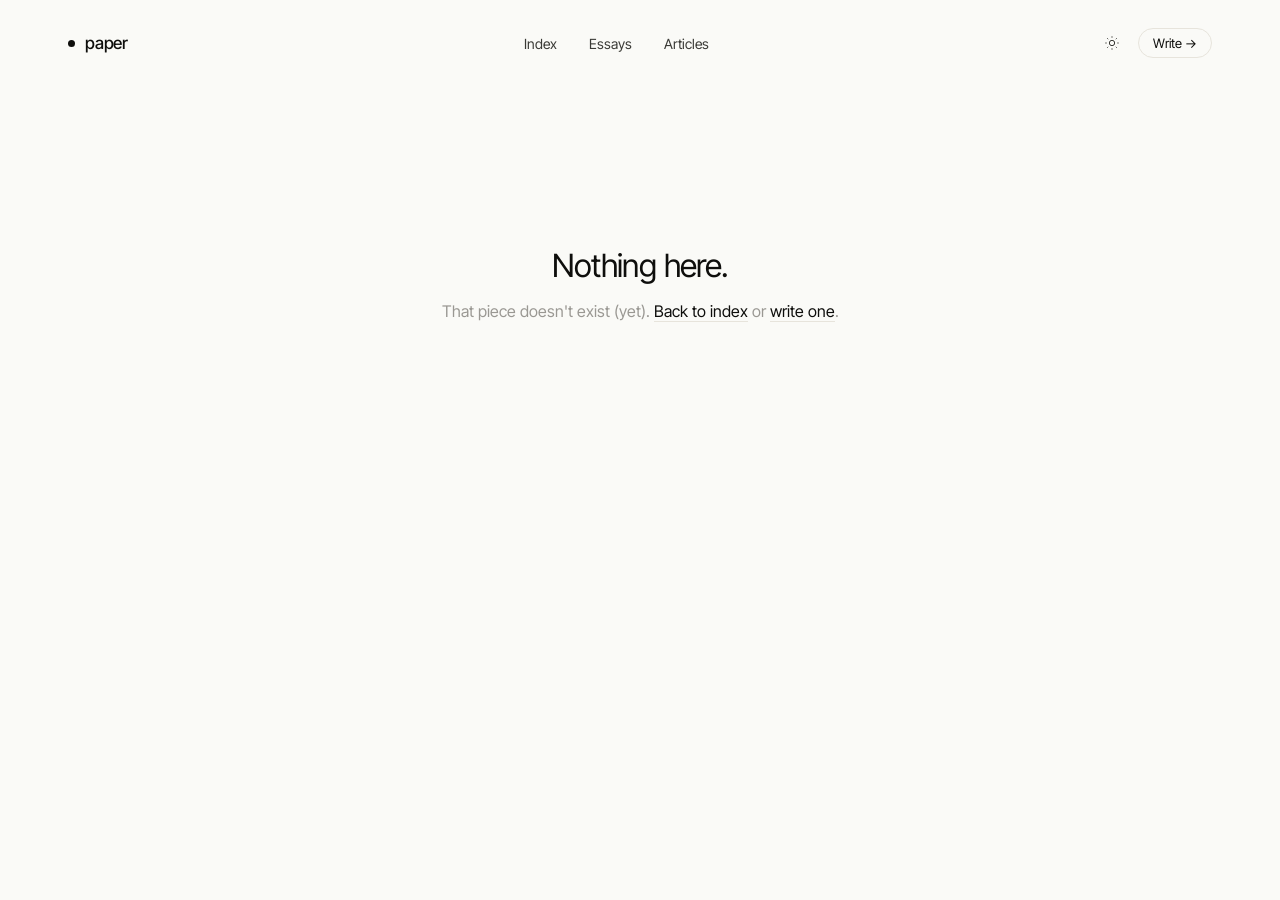
<file: read.html>
<!doctype html>
<html lang="en">
<head>
<meta charset="utf-8" />
<meta name="viewport" content="width=device-width, initial-scale=1" />
<title>paper — read</title>
<link rel="preconnect" href="https://fonts.googleapis.com">
<link rel="preconnect" href="https://fonts.gstatic.com" crossorigin>
<link href="https://fonts.googleapis.com/css2?family=Inter+Tight:wght@300;400;500;600&display=swap" rel="stylesheet">
<link rel="stylesheet" href="paper.css">
<style>
  .progress { position: fixed; top: 0; left: 0; height: 2px; width: 0; background: var(--accent); z-index: 50; transition: width .08s linear; }

  .wrap {
    max-width: 1240px; margin: 0 auto;
    padding: 60px 48px 160px;
    display: grid;
    grid-template-columns: 200px minmax(0, 1fr) 200px;
    gap: 64px;
  }
  @media (max-width: 1000px) {
    .wrap { grid-template-columns: 1fr; gap: 0; padding: 32px 24px 120px; }
    .toc, .rail { display: none; }
  }

  .toc { position: sticky; top: 96px; align-self: start; }
  .toc h5 { margin: 0 0 14px; font-size: 12px; color: var(--muted); font-weight: 500; letter-spacing: .06em; text-transform: uppercase; }
  .toc a { display: block; padding: 8px 0; padding-left: 14px; margin-left: -14px; font-size: 14px; color: var(--ink-2); letter-spacing: -0.01em; border-left: 1px solid transparent; transition: all .25s ease; line-height: 1.35; }
  .toc a:hover { color: var(--ink); }
  .toc a.active { color: var(--ink); border-left-color: var(--accent); }

  .rail { position: sticky; top: 96px; align-self: start; font-size: 13px; color: var(--muted); letter-spacing: -0.005em; }
  .rail h5 { margin: 0 0 14px; font-size: 12px; color: var(--muted); font-weight: 500; letter-spacing: .06em; text-transform: uppercase; }
  .rail .tag { display: inline-block; padding: 3px 10px; border: 1px solid var(--rule); border-radius: 999px; margin: 0 4px 6px 0; font-size: 12px; color: var(--ink-2); }
  .rail .stat { padding: 16px 0; border-top: 1px solid var(--rule); font-size: 13px; color: var(--muted); display: flex; justify-content: space-between; }
  .rail .stat b { color: var(--ink); font-weight: 500; }
  .rail .share { margin-top: 24px; padding-top: 20px; border-top: 1px solid var(--rule); display: flex; flex-direction: column; gap: 8px; }
  .rail .share button, .rail .share a { text-align: left; font-size: 13px; color: var(--ink-2); padding: 4px 0; }
  .rail .share button:hover, .rail .share a:hover { color: var(--ink); }

  .art { max-width: 680px; min-width: 0; }
  .art .kind {
    font-size: 12px; color: var(--muted); margin-bottom: 28px;
    letter-spacing: .08em; text-transform: uppercase;
  }
  .art .kind::before {
    content: ""; display: inline-block; width: 6px; height: 6px;
    border-radius: 50%; background: var(--accent); margin-right: 10px;
    vertical-align: middle; translate: 0 -1px;
  }
  .art h1 {
    margin: 0 0 28px;
    font-size: clamp(36px, 4.8vw, 60px);
    font-weight: 400;
    letter-spacing: -0.03em;
    line-height: 1.04;
    text-wrap: balance;
  }
  .art .deck {
    font-size: 22px; line-height: 1.45;
    color: var(--ink-2);
    letter-spacing: -0.012em;
    margin: 0 0 48px;
    font-weight: 400;
    max-width: 36ch;
    text-wrap: pretty;
  }
  .art .byline {
    display: flex; gap: 20px; align-items: center; flex-wrap: wrap;
    padding: 20px 0;
    border-top: 1px solid var(--rule);
    border-bottom: 1px solid var(--rule);
    font-size: 13px; color: var(--muted); letter-spacing: -0.005em;
    margin-bottom: 56px;
  }
  .art .byline b { color: var(--ink); font-weight: 500; }
  .art .byline .sep { color: var(--rule); }

  .prose { font-size: 18px; line-height: 1.7; color: var(--ink); letter-spacing: -0.005em; text-wrap: pretty; }
  .prose p { margin: 0 0 1.3em; }
  .prose p:first-of-type::first-letter {
    font-size: 3.4em; float: left; line-height: .9;
    padding: 4px 10px 0 0; font-weight: 300; letter-spacing: -0.04em;
    color: var(--ink);
  }
  .prose h2 {
    font-size: 26px; font-weight: 500; letter-spacing: -0.02em;
    margin: 72px 0 18px;
    line-height: 1.2;
    position: relative;
  }
  .prose h2::before {
    content: ""; position: absolute; left: -24px; top: .7em; width: 12px; height: 1px; background: var(--accent);
  }
  .prose blockquote {
    margin: 40px 0; padding: 0;
    font-size: 26px;
    font-weight: 400;
    letter-spacing: -0.02em;
    line-height: 1.3;
    color: var(--ink);
    text-wrap: balance;
  }
  .prose blockquote::before { content: "“"; display: inline-block; color: var(--accent); font-size: 1.2em; line-height: 0; margin-right: 6px; vertical-align: -0.05em; }
  .prose strong { font-weight: 600; }

  .end {
    margin: 80px 0 0; padding: 40px 0 0;
    border-top: 1px solid var(--rule);
    display: flex; justify-content: space-between; gap: 24px; flex-wrap: wrap;
    font-size: 14px; color: var(--muted);
  }
  .end a { color: var(--ink); border-bottom: 1px solid var(--rule); }
  .end a:hover { border-bottom-color: var(--ink); }

  .notfound { padding: 160px 0; text-align: center; color: var(--muted); }
  .notfound h2 { margin: 0 0 8px; color: var(--ink); font-weight: 400; font-size: 32px; letter-spacing: -0.02em; }
  .notfound a { color: var(--ink); border-bottom: 1px solid var(--rule); }

  .morelist { list-style: none; padding: 0; margin: 0; }
  .morelist li { border-bottom: 1px solid var(--rule); }
  .morelist a { display: grid; grid-template-columns: 1fr 80px; gap: 10px; padding: 14px 0; align-items: baseline; }
  .morelist .t { font-size: 15px; letter-spacing: -0.015em; color: var(--ink); line-height: 1.3; }
  .morelist .d { font-size: 12px; color: var(--muted); text-align: right; font-variant-numeric: tabular-nums; }
  .morelist a:hover .t { color: var(--accent); }

  .edit-link { color: var(--ink-2); font-size: 13px; }
  .edit-link:hover { color: var(--ink); }
</style>
</head>
<body data-theme="light" data-accent="ink">

<div class="progress" id="progress"></div>

<div class="shell">
  <nav class="top">
    <a href="index.html" class="brand"><span class="dot"></span>paper</a>
    <div class="links">
      <a href="index.html">Index</a>
      <a href="index.html#essays-col">Essays</a>
      <a href="index.html#articles-col">Articles</a>
    </div>
    <div class="actions">
      <button id="btn-theme" aria-label="Theme"></button>
      <a href="create.html" class="write">Write →</a>
    </div>
  </nav>
</div>

<div id="root"></div>

<div class="tweaks" id="tweaks">
  <h6>Tweaks <button class="x" id="tweaks-close">×</button></h6>
  <div class="row"><span>Theme</span><div class="opts" data-k="theme">
    <button data-v="light">Light</button><button data-v="dark">Dark</button>
  </div></div>
  <div class="row"><span>Accent</span><div class="opts" data-k="accent">
    <button data-v="ink">Ink</button><button data-v="warm">Warm</button>
  </div></div>
</div>

<div class="toast" id="toast">—</div>

<script src="data.js"></script>
<script>
/*EDITMODE-BEGIN*/const TWEAKS = {
  "theme": "light",
  "accent": "ink"
}/*EDITMODE-END*/;

try { const t = JSON.parse(localStorage.getItem('paper:tweaks')||'null'); if (t) Object.assign(TWEAKS, t); } catch(e){}
Object.entries(TWEAKS).forEach(([k,v]) => document.body.setAttribute('data-'+k, v));

const params = new URLSearchParams(location.search);
const id = params.get('id');
const post = id ? DB.get(id) : null;
const root = document.getElementById('root');

function escapeHtml(s) { return (s||'').replace(/[&<>"]/g, c => ({'&':'&amp;','<':'&lt;','>':'&gt;','"':'&quot;'}[c])); }

if (!post) {
  root.innerHTML = `<div class="shell"><div class="notfound"><h2>Nothing here.</h2><p>That piece doesn't exist (yet). <a href="index.html">Back to index</a> or <a href="create.html">write one</a>.</p></div></div>`;
} else {
  const { html, toc } = renderMarkdown(post.body);
  const more = DB.all().filter(p => p.id !== post.id && p.kind === post.kind).slice(0,5);
  const tags = (post.tags || []).map(t => `<span class="tag">${escapeHtml(t)}</span>`).join('');
  const tocHtml = toc.length
    ? `<aside class="toc"><h5>Contents</h5>${toc.map((s,i) => `<a href="#${s.id}" class="${i===0?'active':''}">${escapeHtml(s.text)}</a>`).join('')}</aside>`
    : `<aside class="toc"></aside>`;

  root.innerHTML = `
    <main class="wrap">
      ${tocHtml}
      <article class="art">
        <div class="kind">${post.kind === 'essay' ? 'Essay' : 'Article'} · ${readTime(post.body)}</div>
        <h1>${escapeHtml(post.title)}</h1>
        ${post.deck ? `<p class="deck">${escapeHtml(post.deck)}</p>` : ''}
        <div class="byline">
          <span><b>${escapeHtml(post.author)}</b></span>
          <span class="sep">·</span>
          <span>${fmtDate(post.date)}</span>
          ${post.id.startsWith('seed-') ? '' : `<span class="sep">·</span><a class="edit-link" href="create.html?edit=${encodeURIComponent(post.id)}">Edit</a>`}
        </div>
        <div class="prose">${html}</div>

        <div class="end">
          <a href="index.html">← Back to index</a>
          ${post.id.startsWith('seed-') ? '' : `<button id="delete" style="color:var(--muted);border:0;background:none;cursor:pointer;font-size:14px;">Delete this ${post.kind}</button>`}
        </div>
      </article>
      <aside class="rail">
        <h5>${post.kind === 'essay' ? 'Essay' : 'Article'}</h5>
        <div>${tags || '<span style="color:var(--muted)">No tags</span>'}</div>
        <div class="stat"><span>Words</span><b>${(post.body||'').trim().split(/\s+/).length.toLocaleString()}</b></div>
        <div class="stat"><span>Read</span><b>${readTime(post.body)}</b></div>
        <div class="stat"><span>Published</span><b>${fmtDateDot(post.date)}</b></div>
        <div class="share">
          <h5 style="margin-top:6px">Share</h5>
          <button id="copylink">Copy link</button>
          <a href="index.html">Back to index</a>
        </div>
        ${more.length ? `<div style="margin-top:32px;padding-top:20px;border-top:1px solid var(--rule)"><h5>More ${post.kind}s</h5><ul class="morelist">${more.map(p => `<li><a href="read.html?id=${encodeURIComponent(p.id)}"><span class="t">${escapeHtml(p.title)}</span><span class="d">${fmtDateDot(p.date)}</span></a></li>`).join('')}</ul></div>` : ''}
      </aside>
    </main>`;

  // scroll progress + active TOC
  const progress = document.getElementById('progress');
  const tocLinks = [...document.querySelectorAll('.toc a')];
  function onScroll() {
    const doc = document.documentElement;
    const max = doc.scrollHeight - doc.clientHeight;
    const pct = max <= 0 ? 0 : (window.scrollY / max) * 100;
    progress.style.width = pct + '%';
    if (toc.length) {
      let active = toc[0].id;
      for (const s of toc) {
        const el = document.getElementById(s.id);
        if (el && el.getBoundingClientRect().top < 180) active = s.id;
      }
      tocLinks.forEach(a => a.classList.toggle('active', a.getAttribute('href') === '#' + active));
    }
  }
  window.addEventListener('scroll', onScroll, { passive: true });
  onScroll();
  tocLinks.forEach(a => a.addEventListener('click', e => {
    e.preventDefault();
    const el = document.getElementById(a.getAttribute('href').slice(1));
    if (el) window.scrollTo({ top: el.offsetTop - 80, behavior: 'smooth' });
  }));

  const cl = document.getElementById('copylink');
  if (cl) cl.onclick = () => {
    navigator.clipboard.writeText(location.href).then(() => toast('Link copied'));
  };
  const del = document.getElementById('delete');
  if (del) del.onclick = () => {
    if (confirm('Delete this ' + post.kind + '? This cannot be undone.')) {
      DB.remove(post.id);
      location.href = 'index.html';
    }
  };
}

/* theme */
const btnTheme = document.getElementById('btn-theme');
function themeIcon() {
  const dark = TWEAKS.theme === 'dark';
  btnTheme.innerHTML = dark
    ? `<svg width="16" height="16" viewBox="0 0 24 24" fill="none" stroke="currentColor" stroke-width="1.5"><path d="M20 14.5A8 8 0 0 1 9.5 4a8 8 0 1 0 10.5 10.5Z"/></svg>`
    : `<svg width="16" height="16" viewBox="0 0 24 24" fill="none" stroke="currentColor" stroke-width="1.5"><circle cx="12" cy="12" r="4"/><path d="M12 2v2M12 20v2M4.9 4.9l1.4 1.4M17.7 17.7l1.4 1.4M2 12h2M20 12h2M4.9 19.1l1.4-1.4M17.7 6.3l1.4-1.4"/></svg>`;
}
btnTheme.onclick = () => setTweak('theme', TWEAKS.theme === 'light' ? 'dark' : 'light');
themeIcon();

/* tweaks */
const tweaksEl = document.getElementById('tweaks');
function setTweak(k, v) {
  TWEAKS[k] = v;
  document.body.setAttribute('data-' + k, v);
  localStorage.setItem('paper:tweaks', JSON.stringify(TWEAKS));
  document.querySelectorAll('.tweaks .opts').forEach(o => {
    const kk = o.dataset.k; o.querySelectorAll('button').forEach(b => b.classList.toggle('on', b.dataset.v === TWEAKS[kk]));
  });
  themeIcon();
  try { window.parent.postMessage({type:'__edit_mode_set_keys', edits:{[k]:v}}, '*'); } catch(e){}
}
document.querySelectorAll('.tweaks .opts button').forEach(b => b.onclick = () => setTweak(b.parentElement.dataset.k, b.dataset.v));
document.getElementById('tweaks-close').onclick = () => tweaksEl.classList.remove('open');
document.querySelectorAll('.tweaks .opts').forEach(o => { const k = o.dataset.k; o.querySelectorAll('button').forEach(b => b.classList.toggle('on', b.dataset.v === TWEAKS[k])); });

window.addEventListener('message', e => {
  const d = e.data || {};
  if (d.type === '__activate_edit_mode') tweaksEl.classList.add('open');
  if (d.type === '__deactivate_edit_mode') tweaksEl.classList.remove('open');
});
try { window.parent.postMessage({type:'__edit_mode_available'}, '*'); } catch(e){}

function toast(msg) { const t = document.getElementById('toast'); t.textContent = msg; t.classList.add('show'); setTimeout(()=>t.classList.remove('show'), 1600); }

document.addEventListener('keydown', e => {
  if (e.key === 'Escape') location.href = 'index.html';
});
</script>
</body>
</html>
</file>
<file: paper.css>
/* ─────────── paper · shared styles ─────────── */
:root {
  --paper: #FAFAF7;
  --ink: #0E0E0C;
  --ink-2: #3A3A36;
  --muted: #9A9893;
  --rule: #E7E4DC;
  --accent: #0E0E0C;
  --warm: #B8432A;
  --sans: 'Inter Tight', ui-sans-serif, system-ui, -apple-system, Helvetica, Arial, sans-serif;
}
[data-theme="dark"] {
  --paper: #0C0C0B;
  --ink: #F2EFE8;
  --ink-2: #BFBCB4;
  --muted: #6B6964;
  --rule: #1F1E1C;
  --accent: #F2EFE8;
  --warm: #E07A5F;
}
[data-accent="warm"] { --accent: var(--warm); }

* { box-sizing: border-box; }
html, body { margin: 0; padding: 0; background: var(--paper); color: var(--ink); font-family: var(--sans); -webkit-font-smoothing: antialiased; transition: background .4s ease, color .4s ease; }
a { color: inherit; text-decoration: none; }
button { font: inherit; color: inherit; background: none; border: 0; cursor: pointer; padding: 0; }
input, textarea { font: inherit; color: inherit; }
::selection { background: var(--ink); color: var(--paper); }

.shell { max-width: 1240px; margin: 0 auto; padding: 0 48px; }
@media (max-width: 760px) { .shell { padding: 0 24px; } }

/* ─── nav ─── */
nav.top {
  display: flex; align-items: center; justify-content: space-between;
  padding: 28px 0;
}
nav.top .brand {
  font-size: 17px; font-weight: 500; letter-spacing: -0.01em;
  display: inline-flex; align-items: baseline; gap: 10px;
}
nav.top .brand .dot {
  width: 7px; height: 7px; border-radius: 50%;
  background: var(--accent);
  display: inline-block; translate: 0 -2px;
}
nav.top .links { display: flex; gap: 32px; font-size: 14px; color: var(--ink-2); font-weight: 400; }
nav.top .links a { position: relative; transition: color .2s ease; padding: 4px 0; }
nav.top .links a:hover { color: var(--ink); }
nav.top .links a.active { color: var(--ink); }
nav.top .links a.active::after {
  content: ""; position: absolute; left: 0; right: 0; bottom: -2px;
  height: 1px; background: var(--accent);
}
nav.top .actions { display: flex; gap: 18px; align-items: center; color: var(--ink-2); }
nav.top .actions button, nav.top .actions a { transition: color .2s ease; display: inline-flex; align-items: center; gap: 8px; }
nav.top .actions button:hover, nav.top .actions a:hover { color: var(--ink); }
nav.top .actions .write {
  border: 1px solid var(--rule); border-radius: 999px;
  padding: 6px 14px; font-size: 13px; color: var(--ink);
  transition: all .25s ease;
}
nav.top .actions .write:hover { border-color: var(--ink); background: var(--ink); color: var(--paper); }

/* ─── search ─── */
.search {
  position: fixed; inset: 0;
  background: color-mix(in oklab, var(--paper) 94%, transparent);
  backdrop-filter: blur(14px); -webkit-backdrop-filter: blur(14px);
  z-index: 100;
  opacity: 0; pointer-events: none;
  transition: opacity .35s ease;
  display: flex; flex-direction: column;
}
.search.open { opacity: 1; pointer-events: auto; }
.search .bar {
  display: flex; align-items: center; gap: 20px;
  padding: 32px 48px;
  border-bottom: 1px solid var(--rule);
}
.search .bar input {
  flex: 1;
  background: transparent; border: 0; outline: 0;
  font-family: var(--sans);
  font-size: clamp(28px, 4vw, 52px);
  font-weight: 400;
  letter-spacing: -0.03em;
  color: var(--ink);
  padding: 4px 0;
}
.search .bar input::placeholder { color: var(--muted); }
.search .bar .close { font-size: 13px; color: var(--muted); }
.search .bar .close:hover { color: var(--ink); }
.search .results { overflow: auto; flex: 1; padding: 8px 48px 48px; }
.search .hint { font-size: 13px; color: var(--muted); padding: 20px 0; }
.sr {
  display: grid; grid-template-columns: 80px 1fr 160px 90px;
  gap: 24px; padding: 20px 0;
  border-top: 1px solid var(--rule);
  cursor: pointer;
  transition: padding .3s ease;
  align-items: baseline;
}
.sr:hover { padding-left: 12px; }
.sr .k { font-size: 12px; color: var(--muted); letter-spacing: .02em; text-transform: uppercase; }
.sr .t { font-size: 19px; letter-spacing: -0.015em; color: var(--ink); }
.sr .a, .sr .d { font-size: 13px; color: var(--muted); letter-spacing: -0.005em; }
.sr .d { text-align: right; font-variant-numeric: tabular-nums; }
mark { background: transparent; color: var(--accent); }
@media (max-width: 760px) {
  .search .bar, .search .results { padding-left: 24px; padding-right: 24px; }
  .sr { grid-template-columns: 60px 1fr; gap: 4px; }
  .sr .a, .sr .d { display: none; }
}

/* ─── tweaks ─── */
.tweaks {
  position: fixed; right: 20px; bottom: 20px;
  background: var(--paper);
  border: 1px solid var(--rule);
  border-radius: 12px;
  padding: 16px;
  width: 260px;
  z-index: 200;
  font-size: 13px;
  box-shadow: 0 30px 60px -30px rgba(0,0,0,.25);
  display: none;
}
.tweaks.open { display: block; }
.tweaks h6 { margin: 0 0 12px; font-size: 13px; font-weight: 500; letter-spacing: -0.005em; display: flex; justify-content: space-between; align-items: center; }
.tweaks h6 .x { font-size: 16px; color: var(--muted); line-height: 1; }
.tweaks .row { display: flex; justify-content: space-between; align-items: center; padding: 10px 0; border-top: 1px solid var(--rule); color: var(--ink-2); }
.tweaks .opts { display: flex; gap: 4px; }
.tweaks .opts button { padding: 4px 10px; border: 1px solid var(--rule); border-radius: 999px; font-size: 12px; color: var(--ink-2); letter-spacing: -0.005em; transition: all .2s ease; }
.tweaks .opts button.on { background: var(--ink); color: var(--paper); border-color: var(--ink); }

/* ─── toast ─── */
.toast {
  position: fixed; bottom: 24px; left: 50%; transform: translate(-50%, 16px);
  background: var(--ink); color: var(--paper);
  padding: 10px 18px; border-radius: 999px;
  font-size: 13px; letter-spacing: -0.005em;
  opacity: 0; pointer-events: none;
  transition: opacity .3s ease, transform .3s cubic-bezier(.2,.7,.2,1);
  z-index: 300;
}
.toast.show { opacity: 1; transform: translate(-50%, 0); }

svg { display: block; }
</file>
